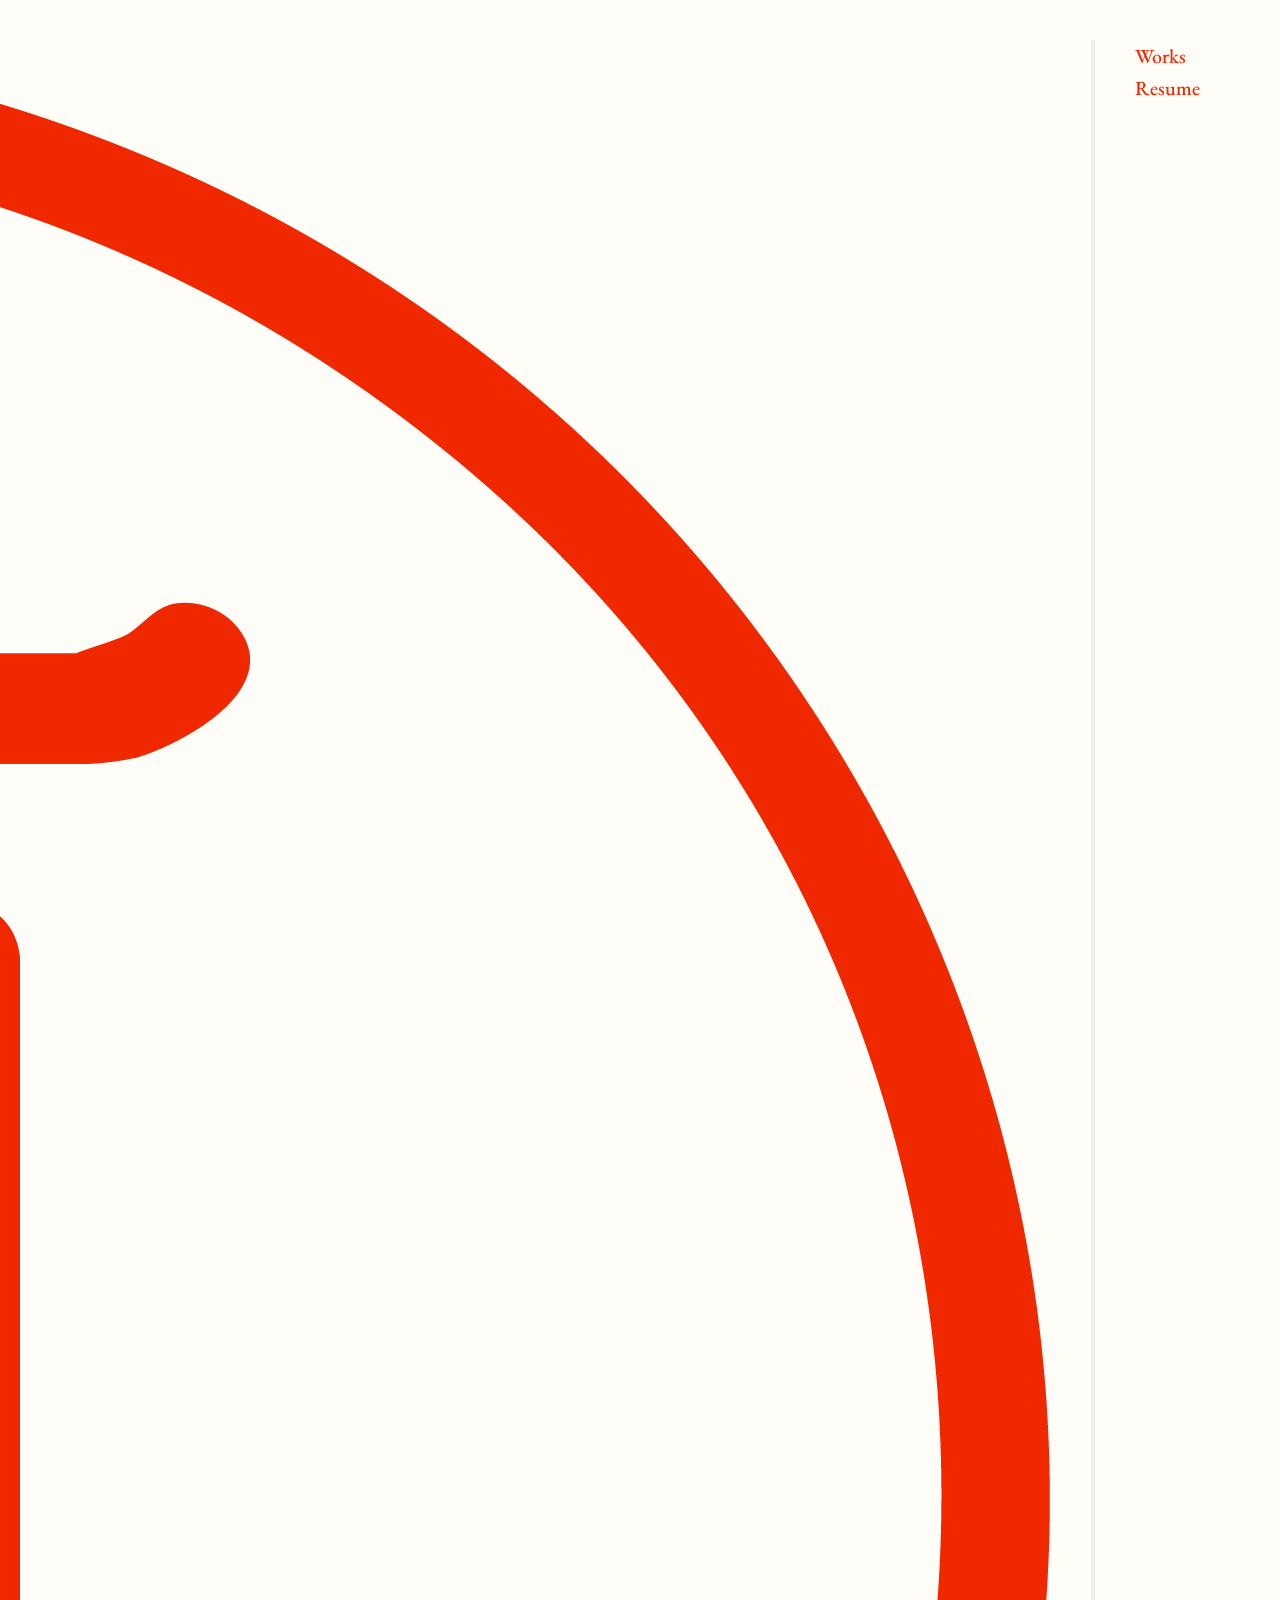
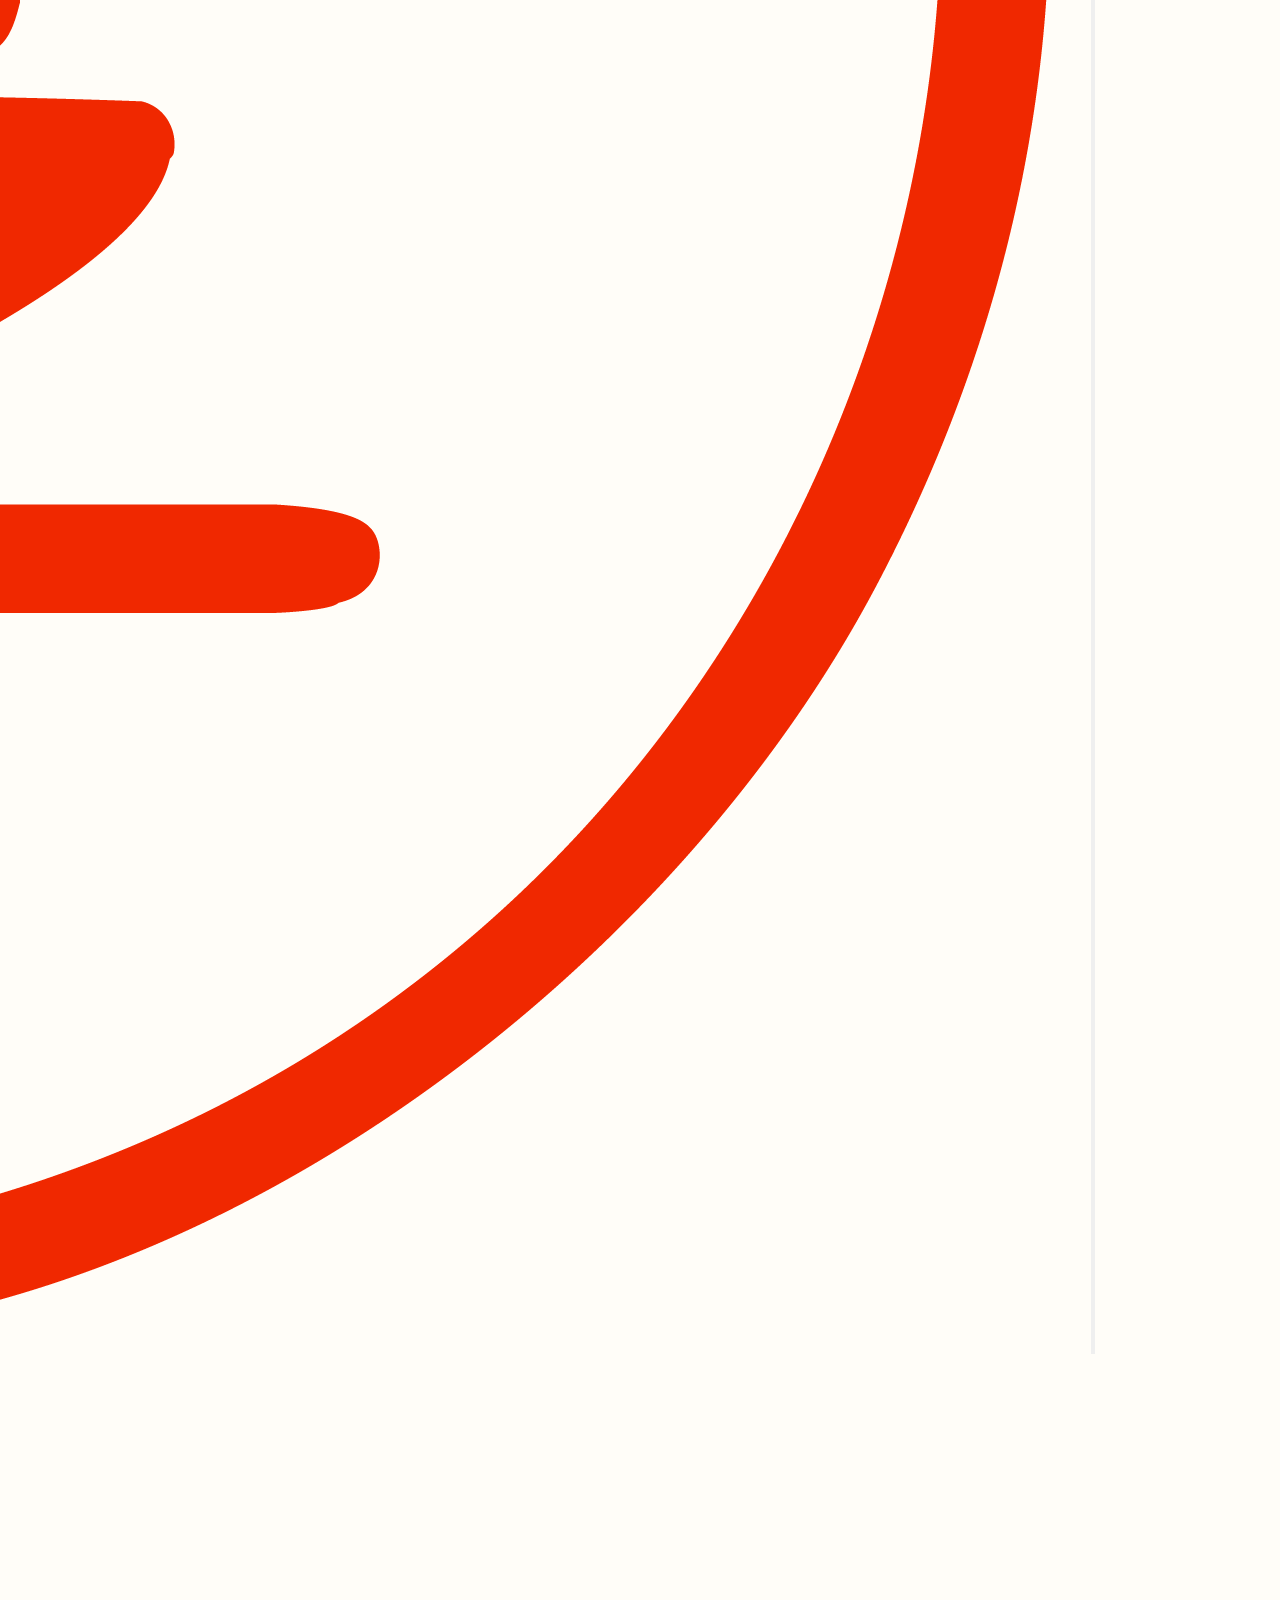
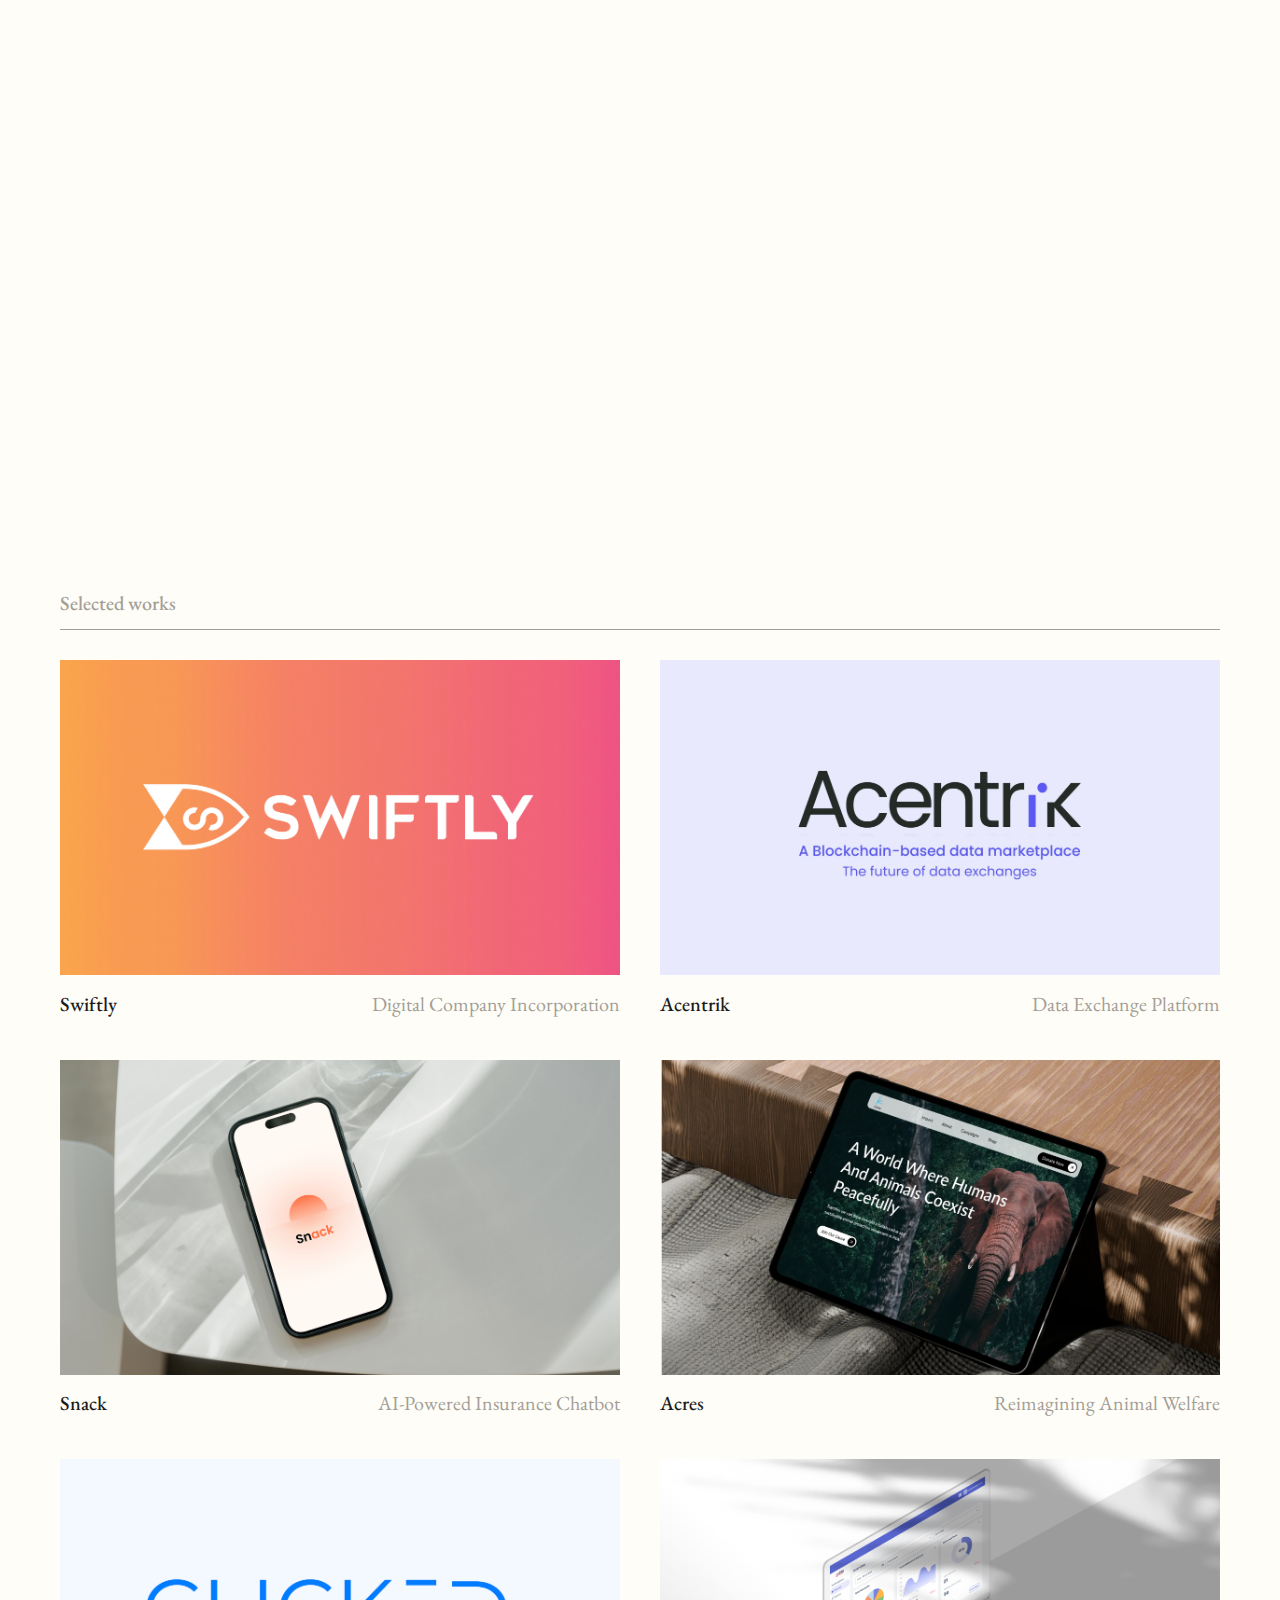
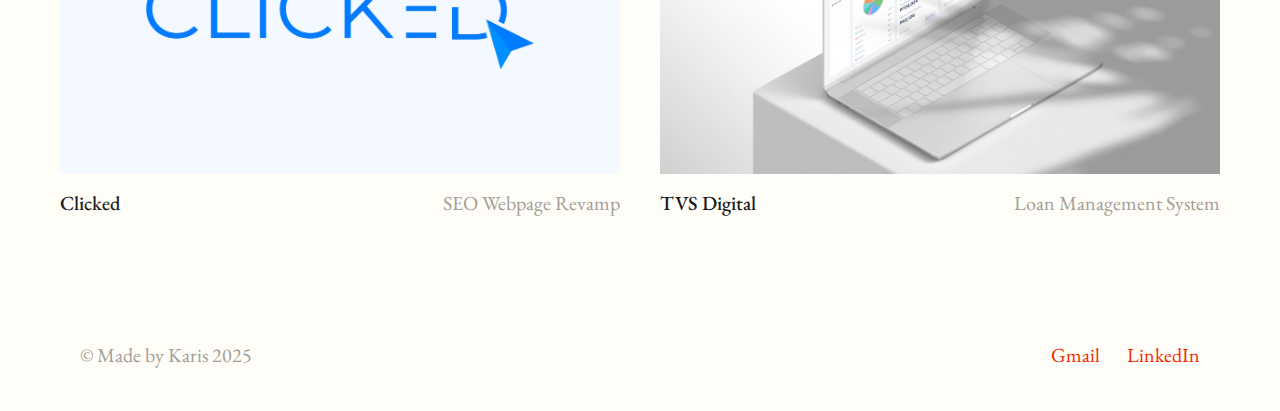
<file: index.html>
<!DOCTYPE html>
<html lang="en">
  <head>
    <meta charset="UTF-8" />
    <meta name="viewport" content="width=device-width, initial-scale=1.0" />
    <title>Karis Chong - Product, UI/UX Designer</title>
    <link rel="preconnect" href="https://fonts.googleapis.com" />
    <link rel="preconnect" href="https://fonts.gstatic.com" crossorigin />
    <link
      href="https://fonts.googleapis.com/css2?family=Lusitana:wght@400;700&display=swap"
      rel="stylesheet"
    />

    <link
      href="https://fonts.googleapis.com/css2?family=EB+Garamond:ital,wght@0,400;0,500;0,600;0,700;1,400;1,500&display=swap"
      rel="stylesheet"
    />
    <link rel="stylesheet" href="style.css" />
  </head>
  <body>
    <!-- Navigation -->
    <nav>
      <a href="index.html" class="logo">
        <img src="images/KarisLogo.webp" alt="Karis Chong Logo" />
      </a>
      <button class="hamburger" aria-label="Toggle menu">
        <span></span>
        <span></span>
        <span></span>
      </button>
      <div class="nav-links">
        <a href="#works">Works</a>
        <a
          href="https://drive.google.com/file/d/1pRRxtkkxBYGEnFJW0o-MJeQ4h6twAvy4/view?usp=sharing"
          target="_blank"
          rel="noopener noreferrer"
        >
          Resume
        </a>
      </div>
    </nav>

    <div class="container">
      <!-- Hero Section -->
      <section class="hero">
        <div class="hero-left">
          <h1 class="hero-intro">
            <span class="hero-title-line">KARIS</span>
            <span class="hero-title-line">PORTFOLIO</span>
          </h1>
          <p class="hero-subtitle">Collection of my design work.</p>
        </div>

        <div class="hero-right">
          <div class="envelope-container">
            <img
              class="envelope-fade"
              src="images/envelopeletter.webp"
              alt="Envelope with Chinese text and red wax seal"
            />
          </div>
        </div>
      </section>

      <!-- Selected Works -->
      <section id="works" class="selected-works">
        <h2>Selected works</h2>

        <div class="work-grid">
          <div class="work-card">
            <a href="swiftly.html" class="card-link">
              <img
                src="images/Swiftly Home Thumbnail.webp"
                alt="Swiftly project"
                class="work-card-image"
            /></a>
            <div class="work-card-info">
              <span class="work-card-title">Swiftly</span>
              <span class="work-card-category"
                >Digital Company Incorporation</span
              >
            </div>
          </div>

          <div class="work-card">
            <a href="acentrik.html" class="card-link">
              <img
                src="images/Acentrik Home Thumbnail.webp"
                alt="Swiftly project"
                class="work-card-image"
            /></a>
            <div class="work-card-info">
              <span class="work-card-title">Acentrik</span>
              <span class="work-card-category">Data Exchange Platform</span>
            </div>
          </div>

          <div class="work-card">
            <a href="snack.html" class="card-link">
              <img
                src="images/Snack Home Thumbnail.webp"
                alt="Snack project"
                class="work-card-image"
            /></a>
            <div class="work-card-info">
              <span class="work-card-title">Snack</span>
              <span class="work-card-category"
                >AI-Powered Insurance Chatbot</span
              >
            </div>
          </div>

          <div class="work-card">
            <a href="acres.html" class="card-link">
              <img
                src="images/Acres Home Thumbnail.webp"
                alt="Acres project"
                class="work-card-image"
            /></a>
            <div class="work-card-info">
              <span class="work-card-title">Acres</span>
              <span class="work-card-category">Reimagining Animal Welfare</span>
            </div>
          </div>

          <div class="work-card">
            <a href="clicked.html" class="card-link">
              <img
                src="images/Clicked home thumbnail.webp"
                alt="Clicked project"
                class="work-card-image"
            /></a>
            <div class="work-card-info">
              <span class="work-card-title">Clicked</span>
              <span class="work-card-category">SEO Webpage Revamp</span>
            </div>
          </div>

          <div class="work-card">
            <a href="tvs.html" class="card-link">
              <img
                src="images/TVS Home Thumbnail.webp"
                alt="Acres project"
                class="work-card-image"
            /></a>
            <div class="work-card-info">
              <span class="work-card-title">TVS Digital</span>
              <span class="work-card-category">Loan Management System</span>
            </div>
          </div>
        </div>
      </section>
    </div>
    <footer class="footer">
      <p>© Made by Karis 2025</p>
      <div class="footer-links">
        <a href="mailto:yinzichong@gmail.com">Gmail</a>
        <a
          href="https://linkedin.com/in/karischong"
          target="_blank"
          rel="noopener noreferrer"
          >LinkedIn</a
        >
      </div>
    </footer>

    <script>
      document.addEventListener("DOMContentLoaded", () => {
        const wrapper = document.querySelector(".envelope-wrapper");

        if (wrapper) {
          wrapper.addEventListener("click", () => {
            wrapper.classList.toggle("open");
          });
        }

        // Hamburger menu toggle
        const hamburger = document.querySelector(".hamburger");
        const navLinks = document.querySelector(".nav-links");

        hamburger.addEventListener("click", () => {
          hamburger.classList.toggle("active");
          navLinks.classList.toggle("active");
        });

        // Close menu when clicking a link
        document.querySelectorAll(".nav-links a").forEach((link) => {
          link.addEventListener("click", () => {
            hamburger.classList.remove("active");
            navLinks.classList.remove("active");
          });
        });
      });
    </script>
  </body>
</html>
</file>
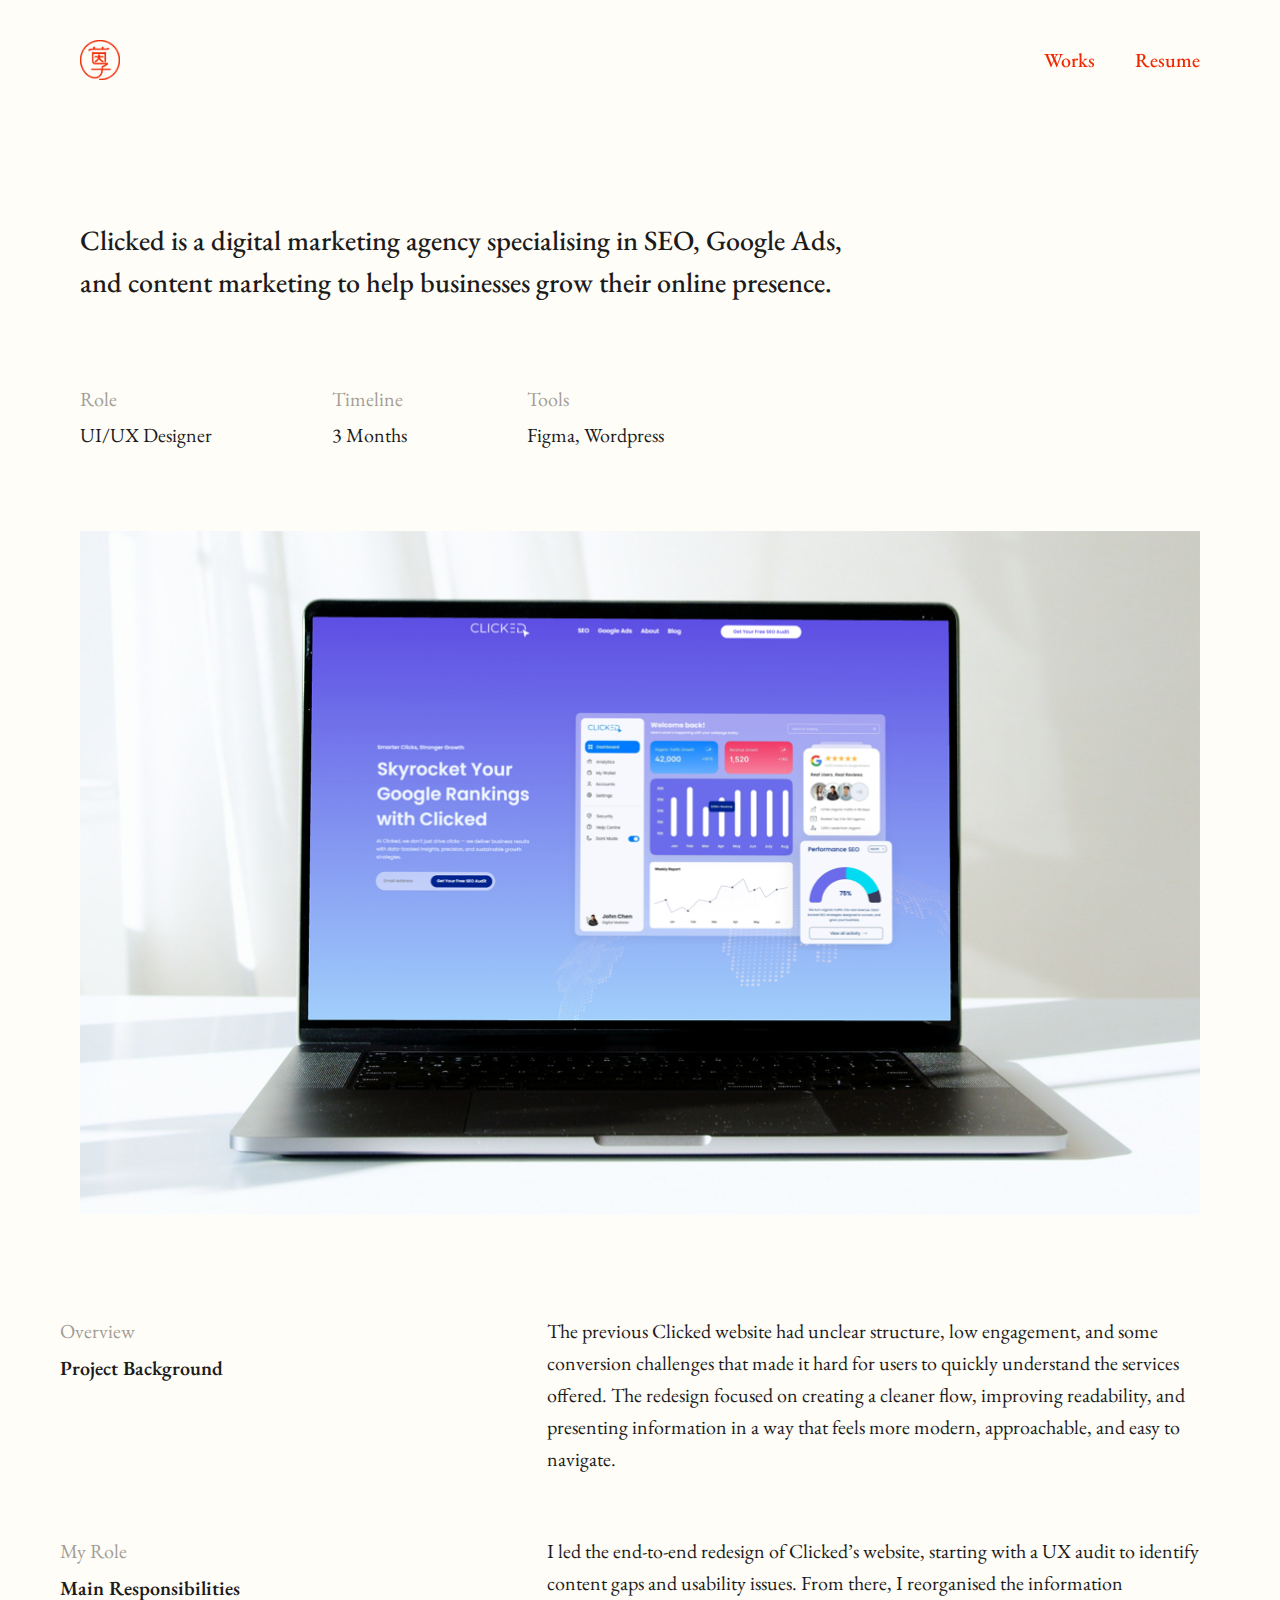
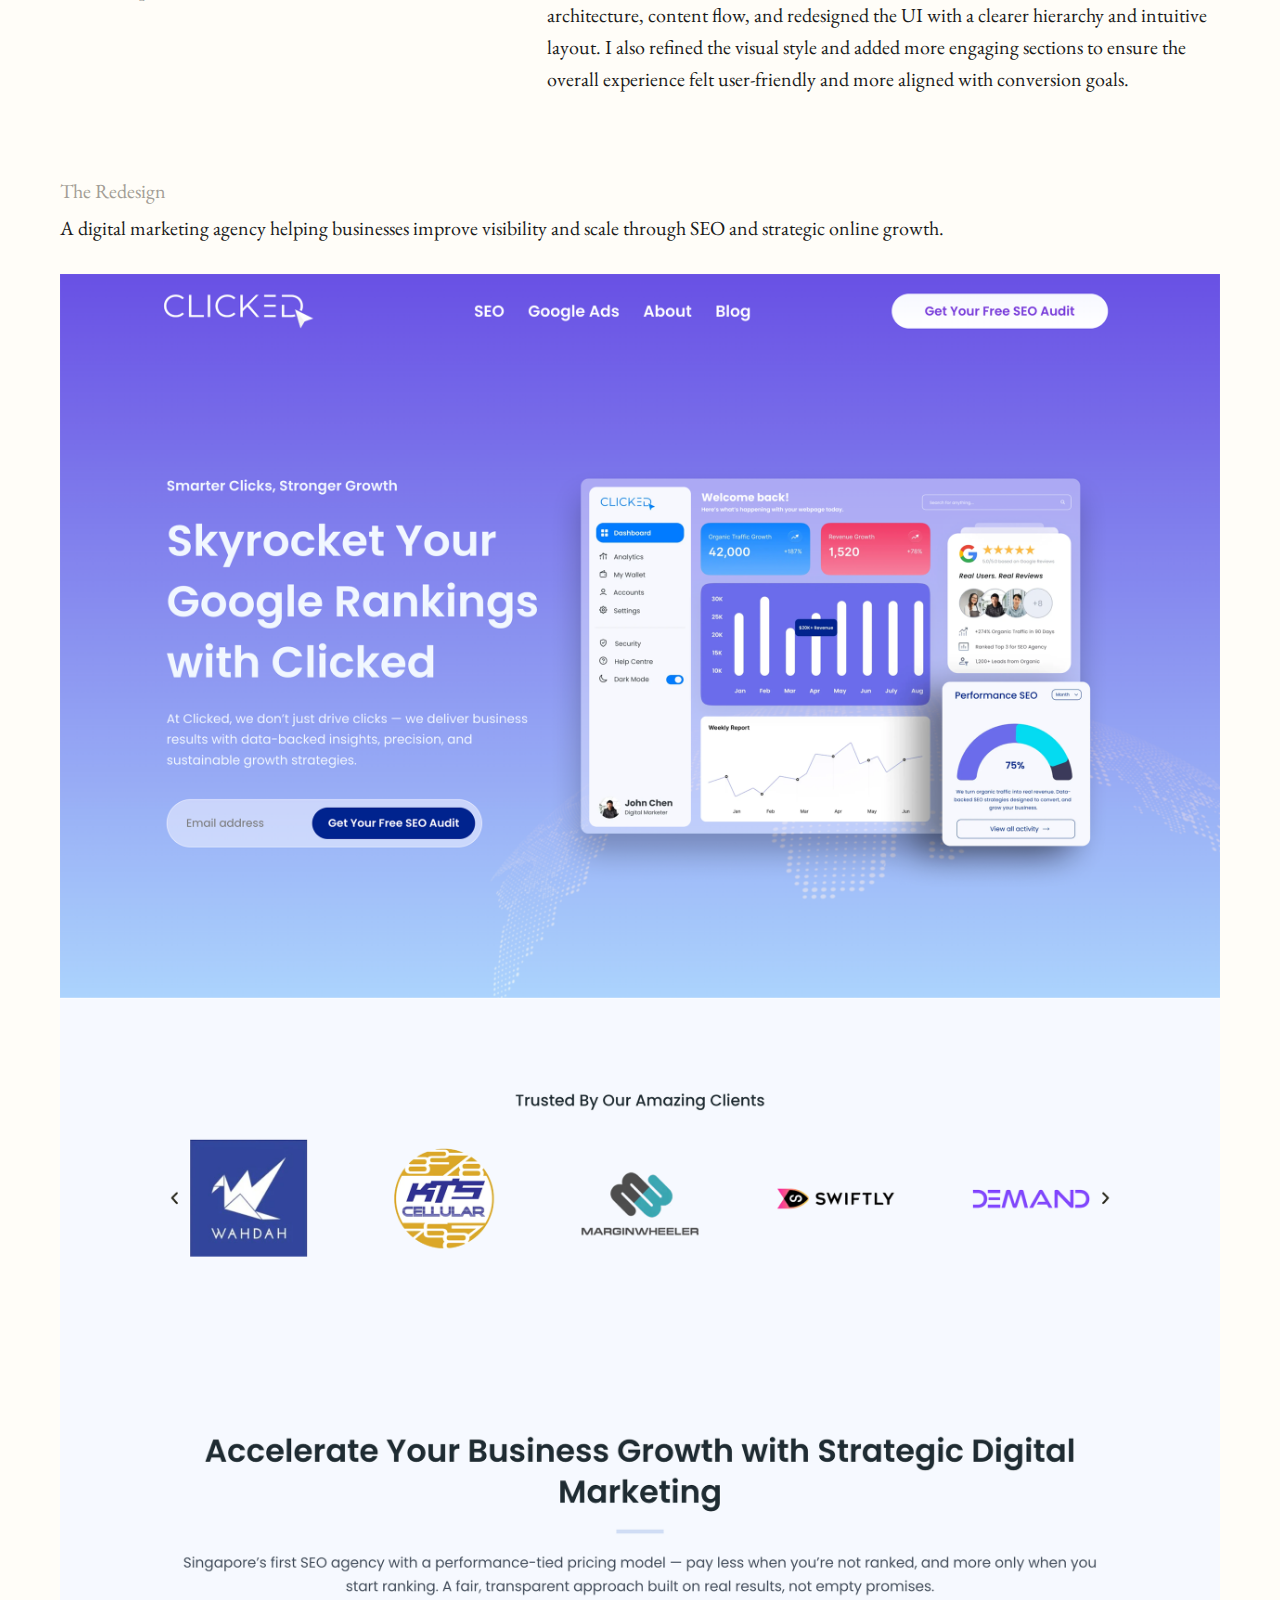
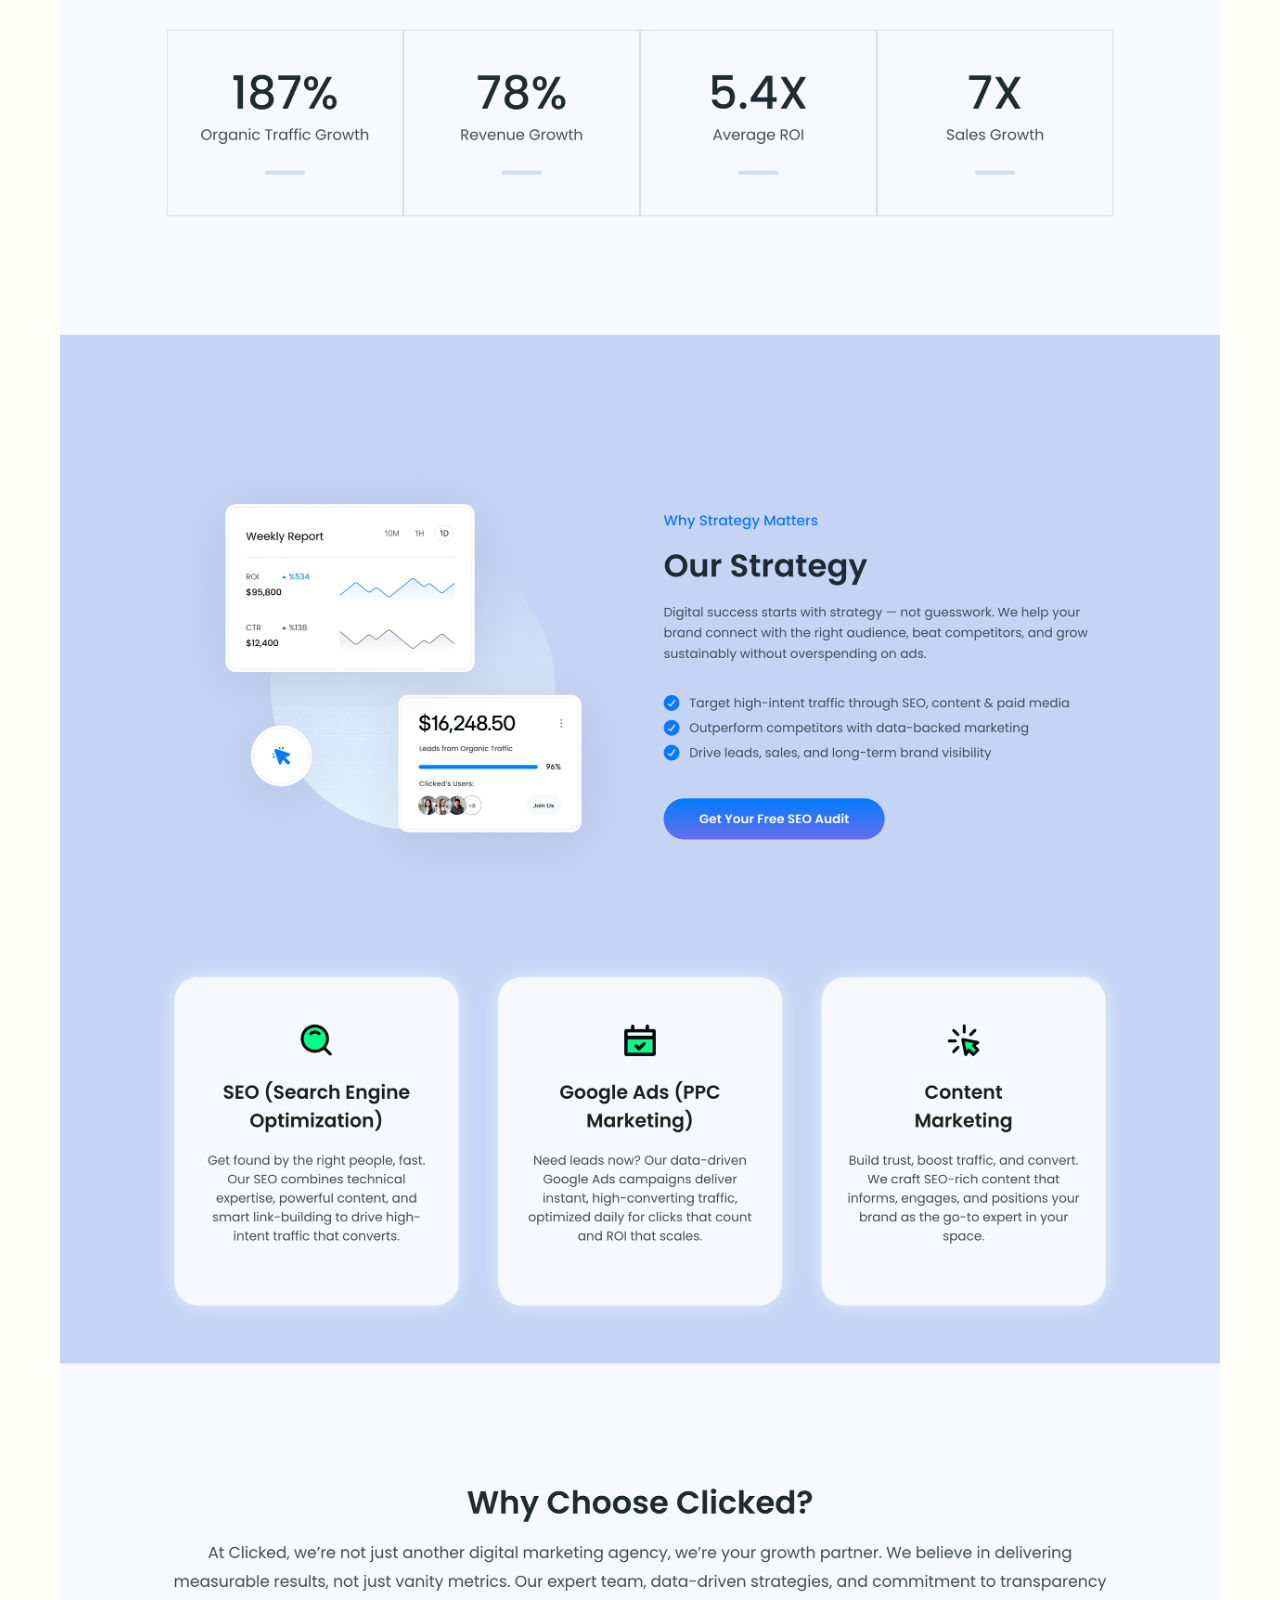
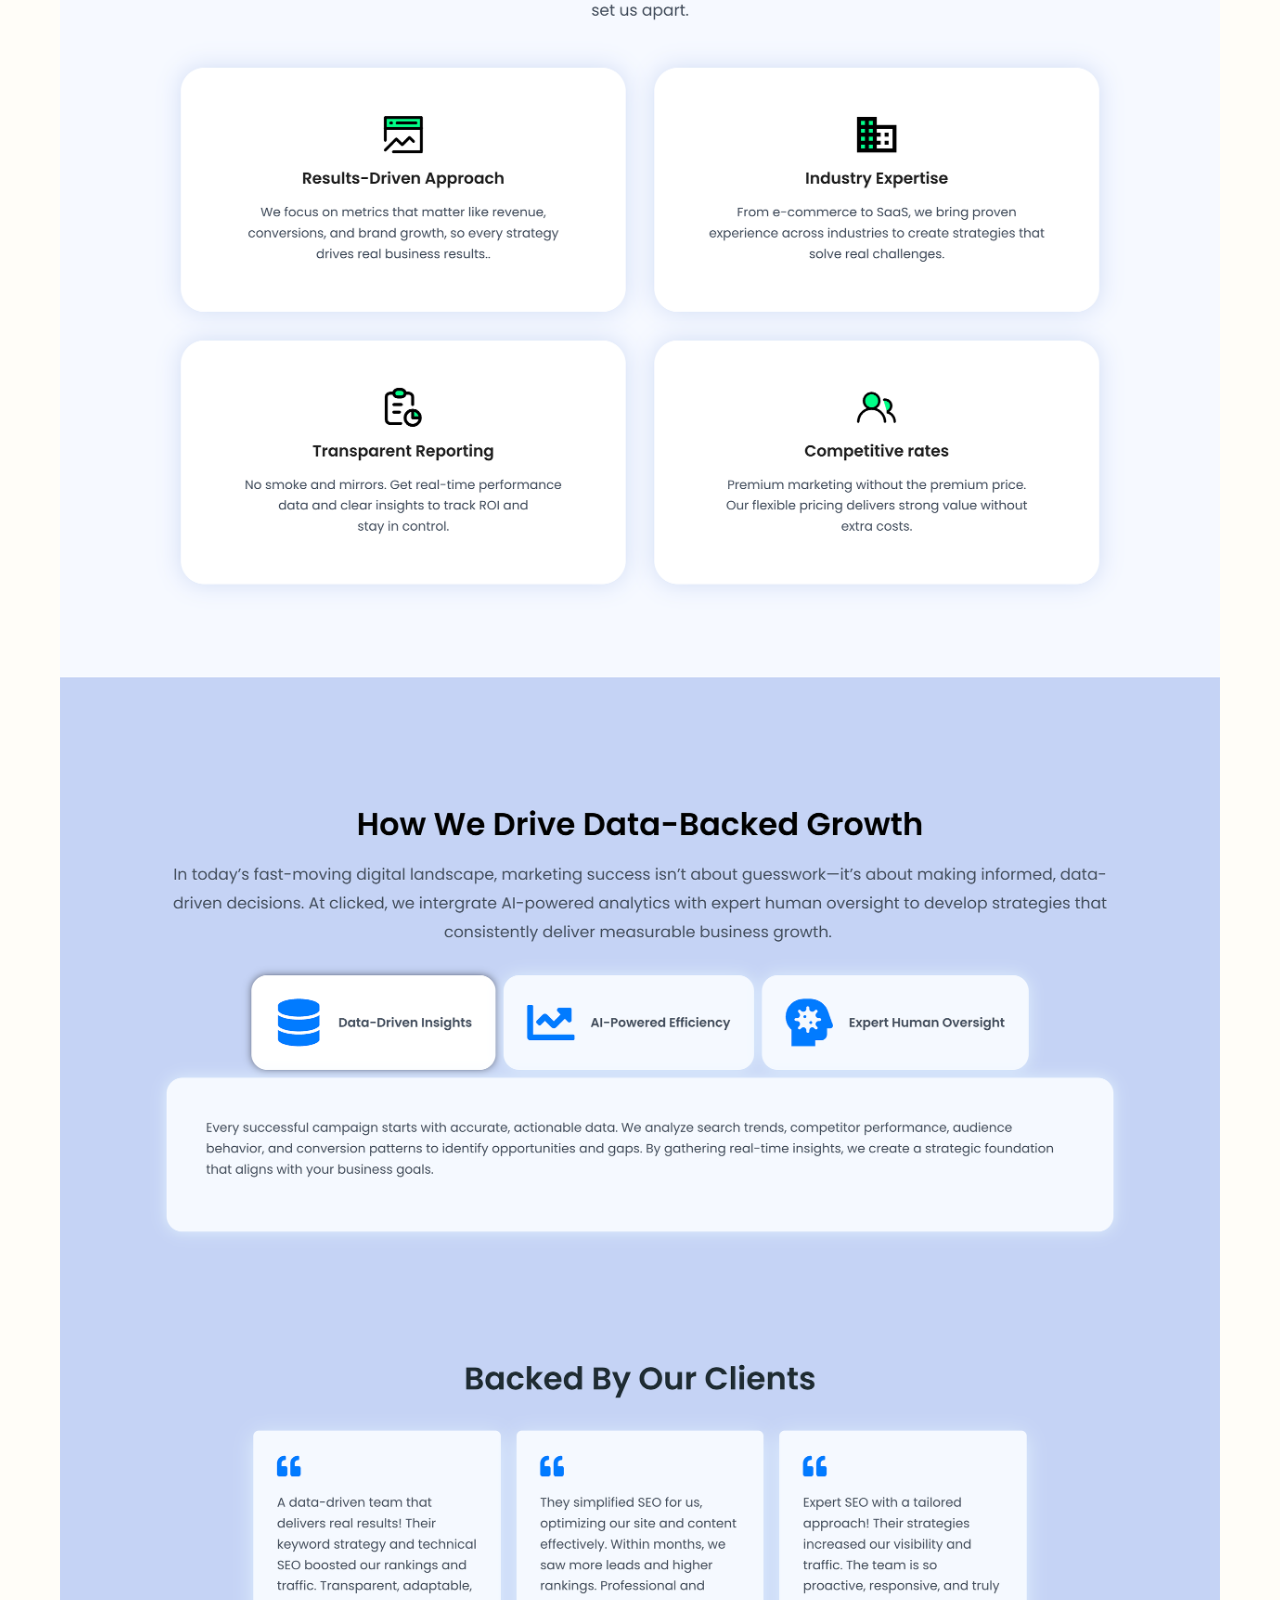
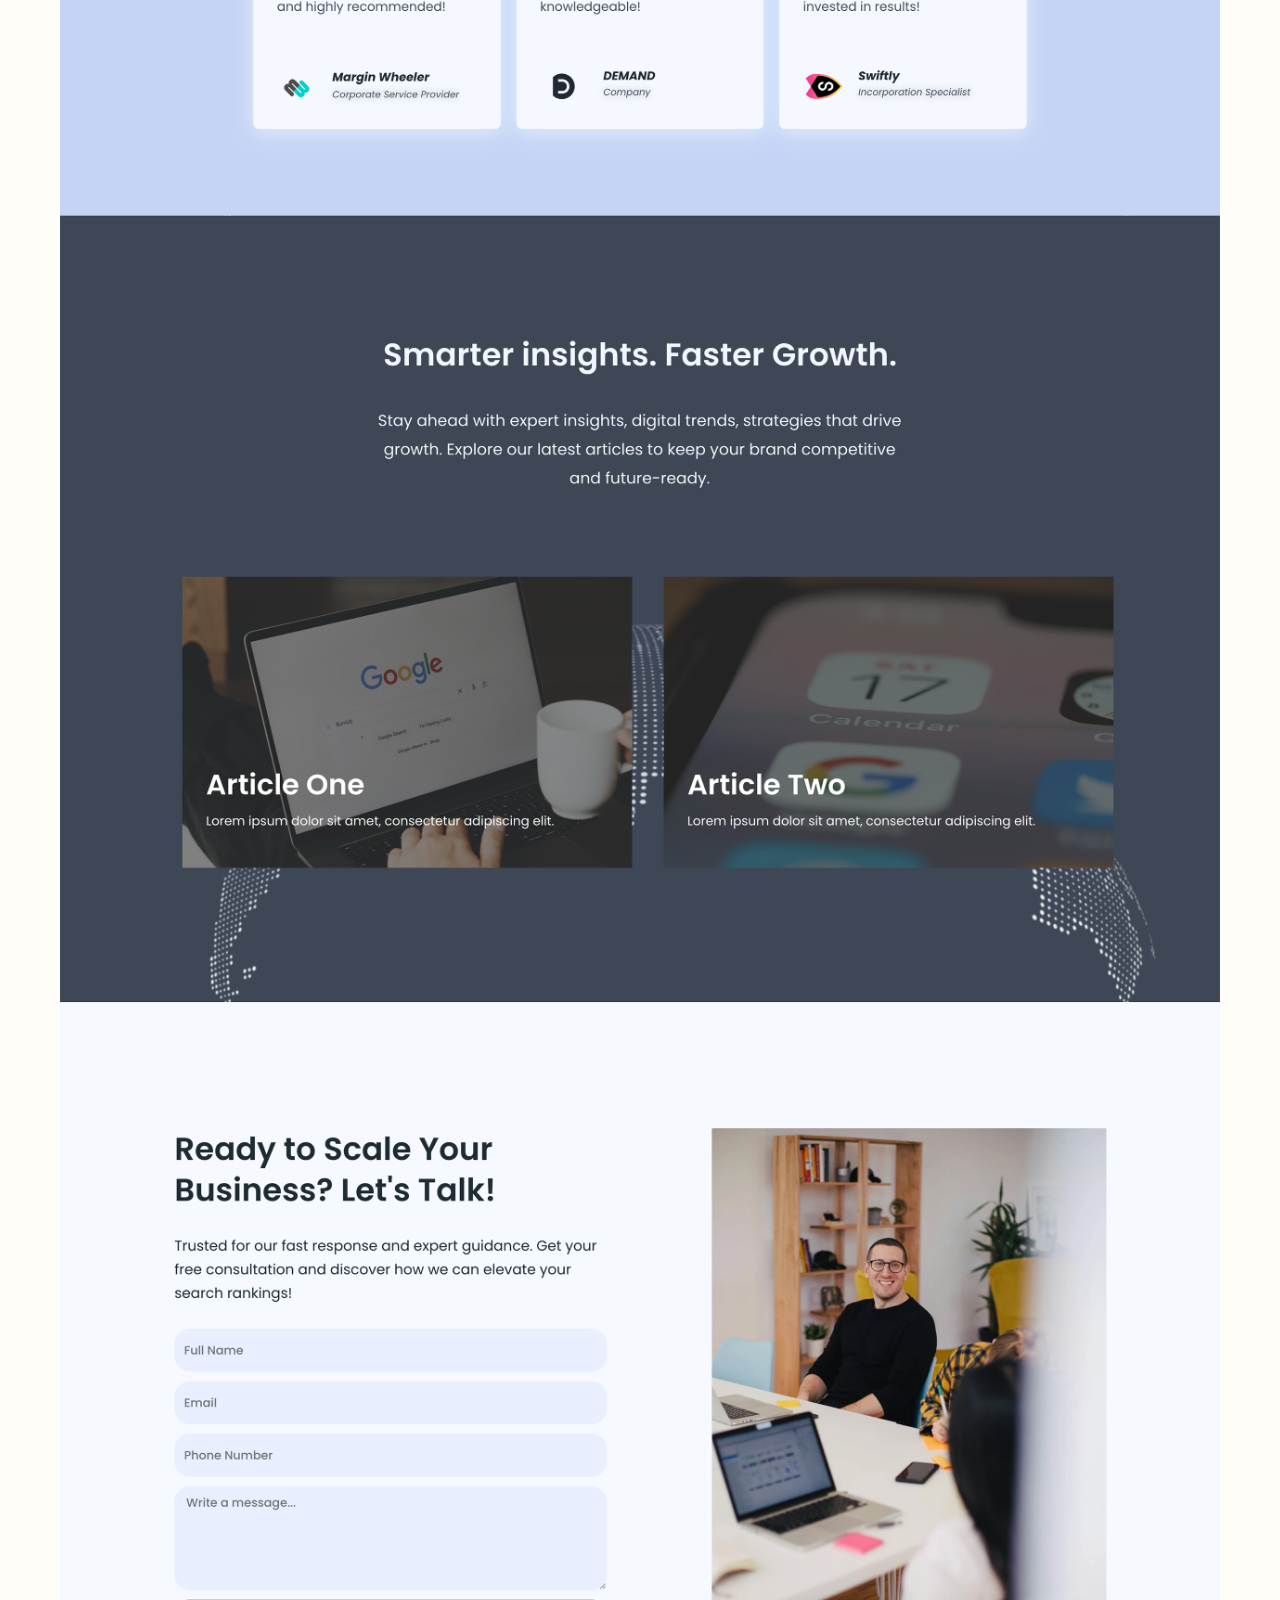
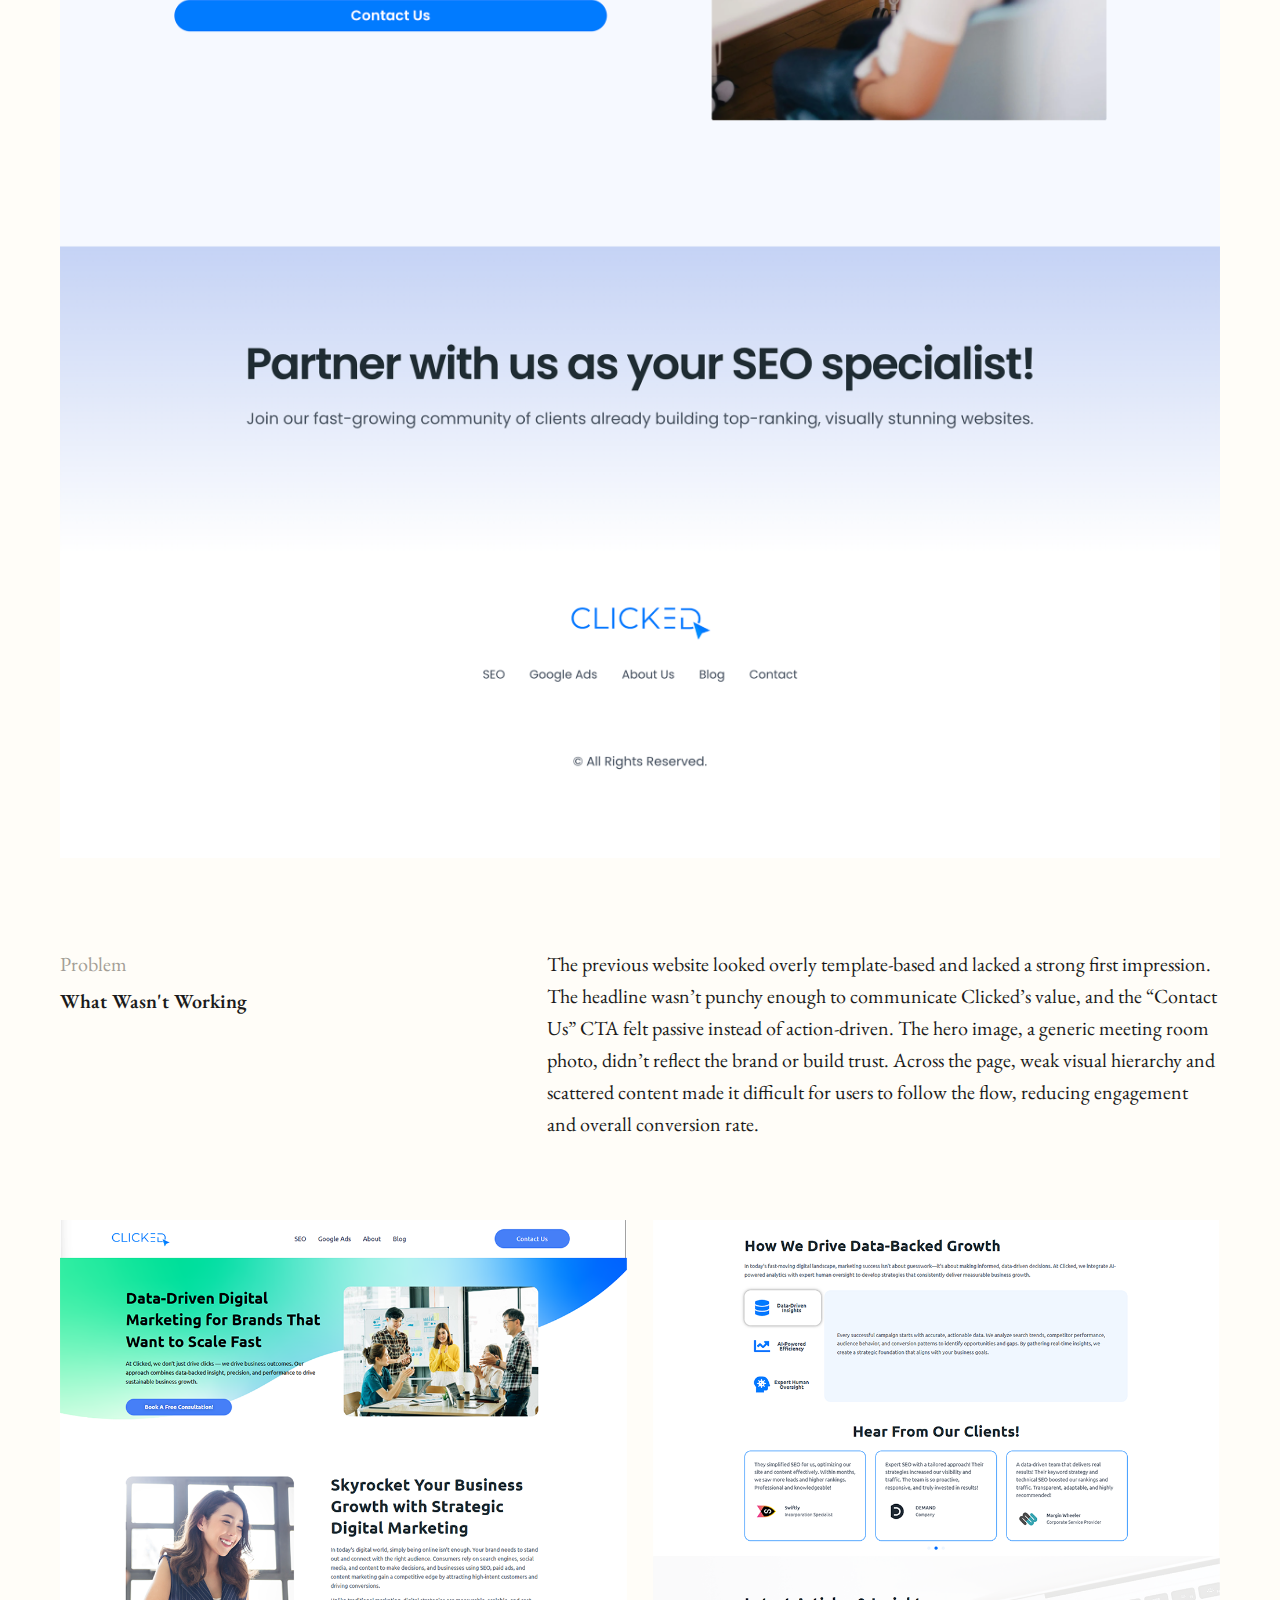
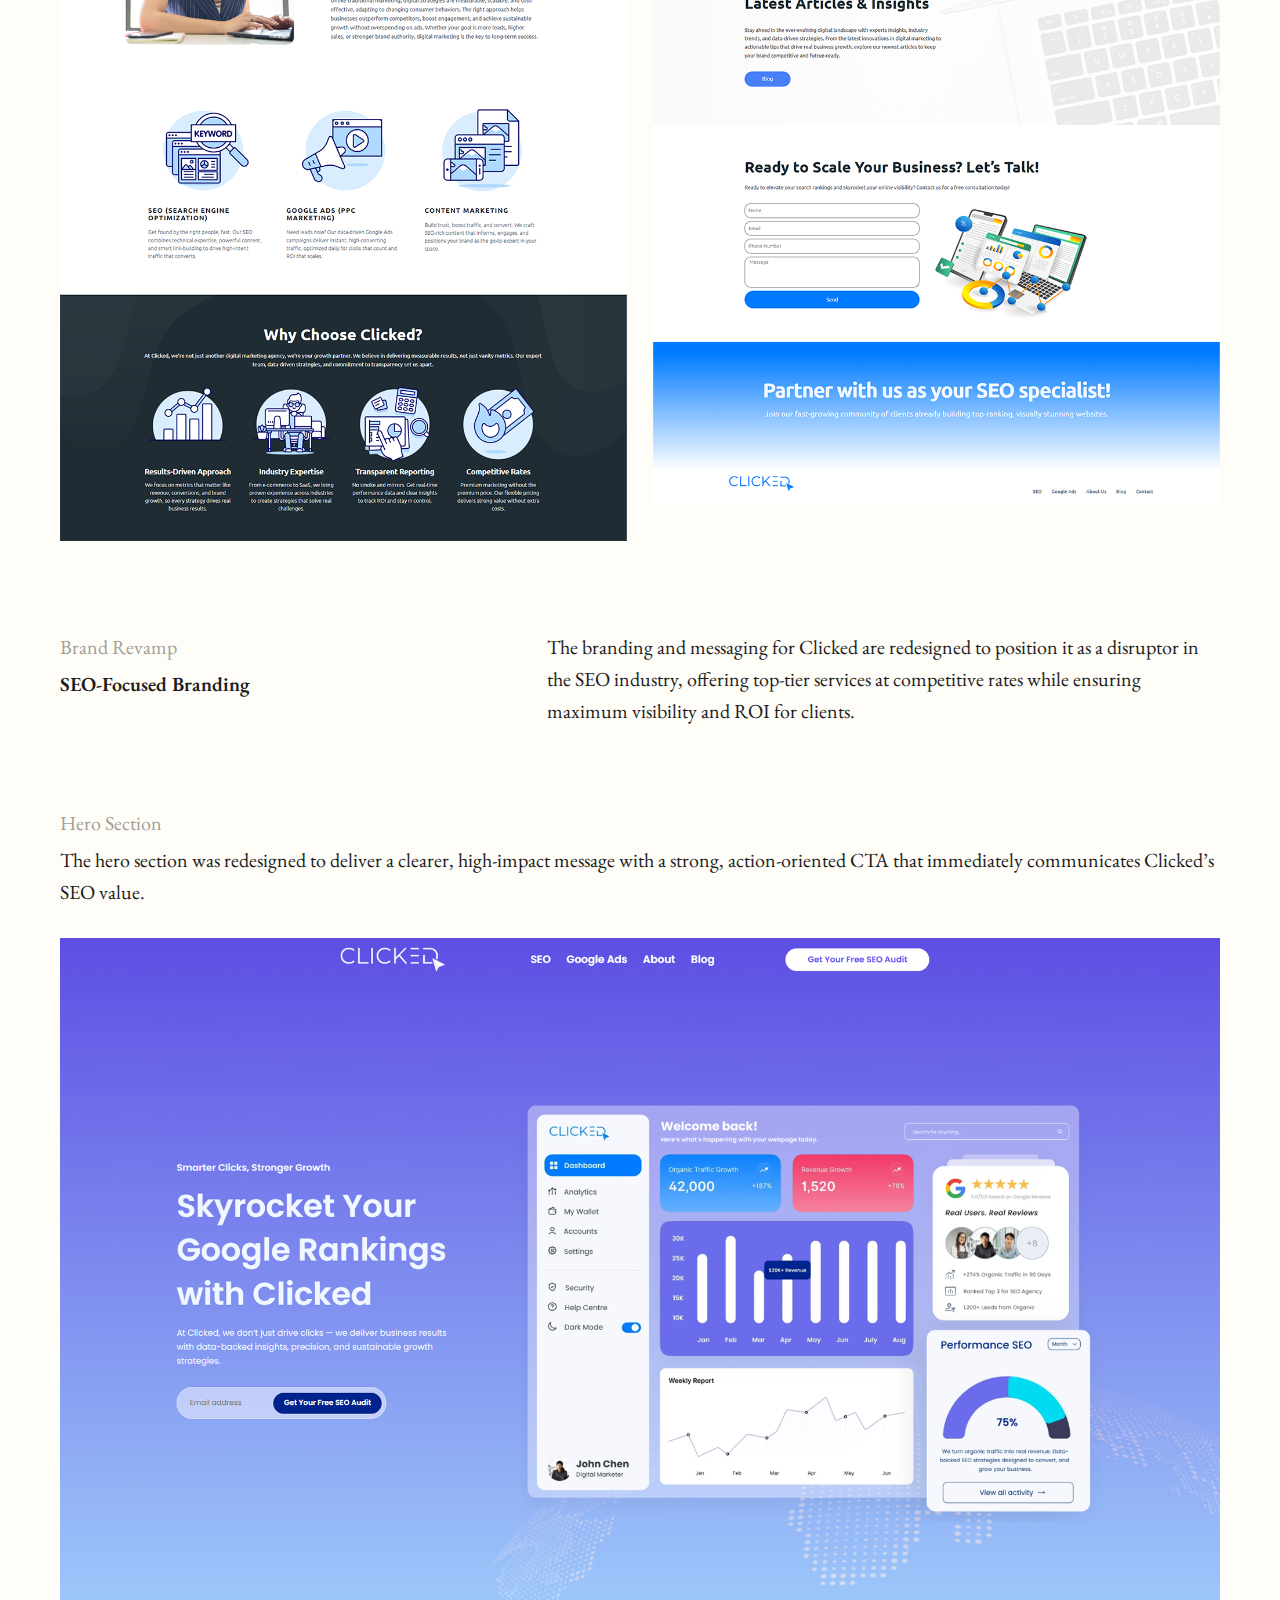
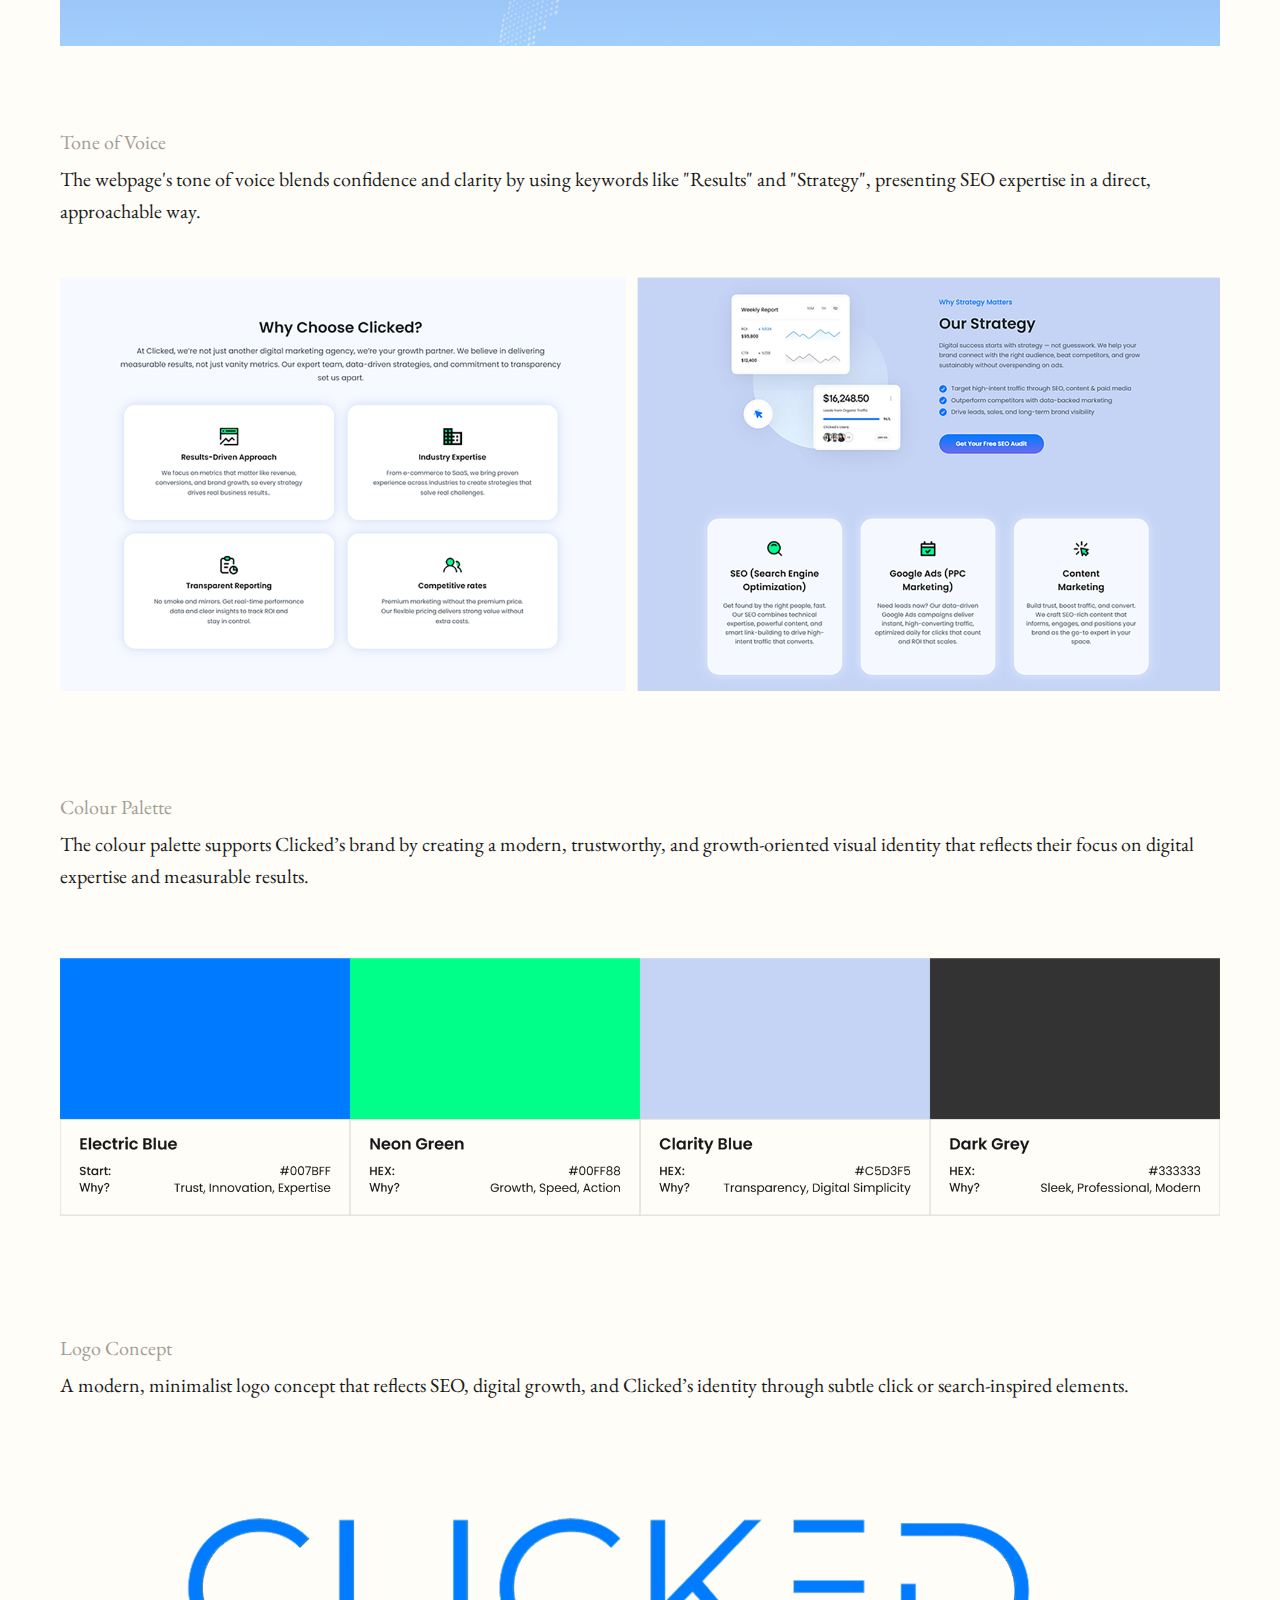
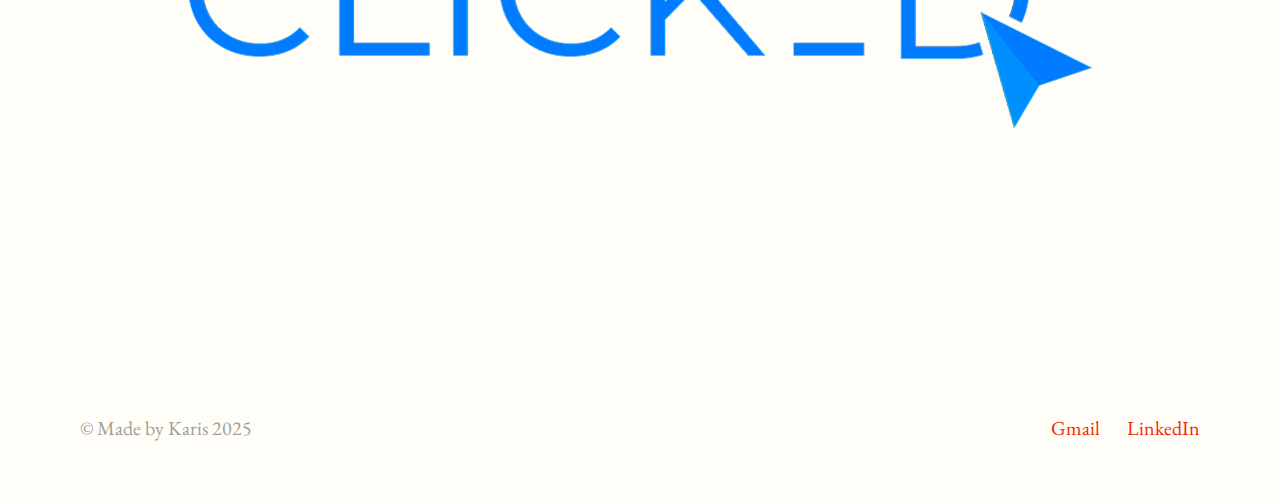
<file: clicked.html>
<!DOCTYPE html>
<html lang="en">
  <head>
    <meta charset="UTF-8" />
    <meta name="viewport" content="width=device-width, initial-scale=1.0" />
    <title>Clicked Project</title>
    <link
      href="https://fonts.googleapis.com/css2?family=EB+Garamond:wght@400;500;600&display=swap"
      rel="stylesheet"
    />

    <link rel="stylesheet" href="project.css" />
  </head>

  <body>
    <!-- Navigation -->
    <nav>
      <a href="index.html" class="logo">
        <img src="images/KarisLogo.webp" alt="Karis Chong Logo" />
      </a>
      <button class="hamburger" aria-label="Toggle menu">
        <span></span>
        <span></span>
        <span></span>
      </button>
      <div class="nav-links">
        <a href="index.html#works">Works</a>
        <a
          href="https://drive.google.com/file/d/1pRRxtkkxBYGEnFJW0o-MJeQ4h6twAvy4/view?usp=sharing"
          target="_blank"
          rel="noopener noreferrer"
        >
          Resume
        </a>
      </div>
    </nav>

    <main>
      <!-- Hero Section -->
      <section class="hero-container">
        <h1 class="project-title">
          Clicked is a digital marketing agency specialising in SEO, Google Ads,
          and content marketing to help businesses grow their online presence.
        </h1>

        <ul class="overline">
          <li class="overline-item">
            <span class="overline-label">Role</span>
            <span class="overline-desc">UI/UX Designer</span>
          </li>
          <li class="overline-item">
            <span class="overline-label">Timeline</span>
            <span class="overline-desc">3 Months</span>
          </li>
          <li class="overline-item">
            <span class="overline-label">Tools</span>
            <span class="overline-desc">Figma, Wordpress</span>
          </li>
        </ul>

        <div class="hero-image">
          <img src="images/Clicked Thumbnail.webp" alt="Clicked Project Hero" />
        </div>
      </section>

      <!-- Body Content -->
      <div class="container">
        <div class="info-split">
          <div class="info-row">
            <div>
              <span class="info-overline">Overview</span>
              <h3 class="info-title">Project Background</h3>
            </div>
            <div>
              <p class="info-body">
                The previous Clicked website had unclear structure, low
                engagement, and some conversion challenges that made it hard for
                users to quickly understand the services offered. The redesign
                focused on creating a cleaner flow, improving readability, and
                presenting information in a way that feels more modern,
                approachable, and easy to navigate.
              </p>
            </div>
          </div>

          <div class="info-row">
            <div>
              <span class="info-overline">My Role</span>
              <h3 class="info-title">Main Responsibilities</h3>
            </div>
            <div>
              <p class="info-body">
                I led the end-to-end redesign of Clicked’s website, starting
                with a UX audit to identify content gaps and usability issues.
                From there, I reorganised the information architecture, content
                flow, and redesigned the UI with a clearer hierarchy and
                intuitive layout. I also refined the visual style and added more
                engaging sections to ensure the overall experience felt
                user-friendly and more aligned with conversion goals.
              </p>
            </div>
          </div>

          <div class="info-media-section">
            <div class="info-media-head">
              <span class="info-overline">The Redesign</span>
              <p class="info-desc">
                A digital marketing agency helping businesses improve visibility
                and scale through SEO and strategic online growth.
              </p>
            </div>

            <div class="info-media-figure">
              <img
                loading="lazy"
                src="images/Clicked Full Page.webp"
                alt="Clicked"
                class="clicked-image"
              />
            </div>
          </div>

          <!-- Problem -->
          <div class="info-row info-row-spaced">
            <div>
              <span class="info-overline">Problem</span>
              <h3 class="info-title">What Wasn't Working</h3>
            </div>

            <div>
              <p class="info-body">
                The previous website looked overly template-based and lacked a
                strong first impression. The headline wasn’t punchy enough to
                communicate Clicked’s value, and the “Contact Us” CTA felt
                passive instead of action-driven. The hero image, a generic
                meeting room photo, didn’t reflect the brand or build trust.
                Across the page, weak visual hierarchy and scattered content
                made it difficult for users to follow the flow, reducing
                engagement and overall conversion rate.
              </p>
            </div>
          </div>

          <img
            loading="lazy"
            src="images/Clicked Before.webp"
            alt="Clicked Current Webpage"
            class="info-full-width"
          />

          <!-- Brand Revamp -->
          <div class="info-row info-row-spaced">
            <div>
              <span class="info-overline">Brand Revamp</span>
              <h3 class="info-title">SEO-Focused Branding</h3>
            </div>

            <div>
              <p class="info-body">
                The branding and messaging for Clicked are redesigned to
                position it as a disruptor in the SEO industry, offering
                top-tier services at competitive rates while ensuring maximum
                visibility and ROI for clients.
              </p>
            </div>
          </div>

          <!-- Hero Section -->
          <div class="info-media-section">
            <div class="info-media-head">
              <span class="info-overline">Hero Section</span>
              <p class="info-desc">
                The hero section was redesigned to deliver a clearer,
                high-impact message with a strong, action-oriented CTA that
                immediately communicates Clicked’s SEO value.
              </p>
            </div>

            <div class="info-media-figure">
              <img
                loading="lazy"
                src="images/Clicked Hero Section.webp"
                alt="Clicked Hero Section"
                class="clicked-image"
              />
            </div>
          </div>

          <!-- Tone of Voice -->
          <div class="info-media-section">
            <div class="info-media-head">
              <span class="info-overline">Tone of Voice</span>
              <p class="info-desc">
                The webpage's tone of voice blends confidence and clarity by
                using keywords like "Results" and "Strategy", presenting SEO
                expertise in a direct, approachable way.
              </p>
            </div>

            <div class="info-media-figure">
              <img
                loading="lazy"
                src="images/Clicked Tone of Voice.webp"
                alt="Clicked Tone of Voice"
                class="clicked-image"
              />
            </div>
          </div>

          <!-- Colour Palette -->
          <div class="info-media-section">
            <div class="info-media-head">
              <span class="info-overline">Colour Palette</span>
              <p class="info-desc">
                The colour palette supports Clicked’s brand by creating a
                modern, trustworthy, and growth-oriented visual identity that
                reflects their focus on digital expertise and measurable
                results.
              </p>
            </div>

            <div class="info-media-figure">
              <img
                loading="lazy"
                src="images/Clicked Colour Palette.webp"
                alt="Clicked Colour Palette"
                class="clicked-image"
              />
            </div>
          </div>

          <!-- Logo -->
          <div class="info-media-section">
            <div class="info-media-head">
              <span class="info-overline">Logo Concept</span>
              <p class="info-desc">
                A modern, minimalist logo concept that reflects SEO, digital
                growth, and Clicked’s identity through subtle click or
                search-inspired elements.
              </p>
            </div>

            <div class="info-media-figure">
              <img
                loading="lazy"
                src="images/Clicked Logo.webp"
                alt="Clicked Logo"
                class="clicked-image"
              />
            </div>
          </div>
        </div>
      </div>
    </main>

    <!-- Footer -->
    <footer class="footer">
      <p>© Made by Karis 2025</p>
      <div class="footer-links">
        <a href="mailto:your-email">Gmail</a>
        <a href="https://linkedin.com">LinkedIn</a>
      </div>
    </footer>

    <script>
      document.addEventListener("DOMContentLoaded", () => {
        // Hamburger menu toggle
        const hamburger = document.querySelector(".hamburger");
        const navLinks = document.querySelector(".nav-links");

        hamburger.addEventListener("click", () => {
          hamburger.classList.toggle("active");
          navLinks.classList.toggle("active");
        });

        // Close menu when clicking a link
        document.querySelectorAll(".nav-links a").forEach((link) => {
          link.addEventListener("click", () => {
            hamburger.classList.remove("active");
            navLinks.classList.remove("active");
          });
        });
      });
    </script>
  </body>
</html>
</file>
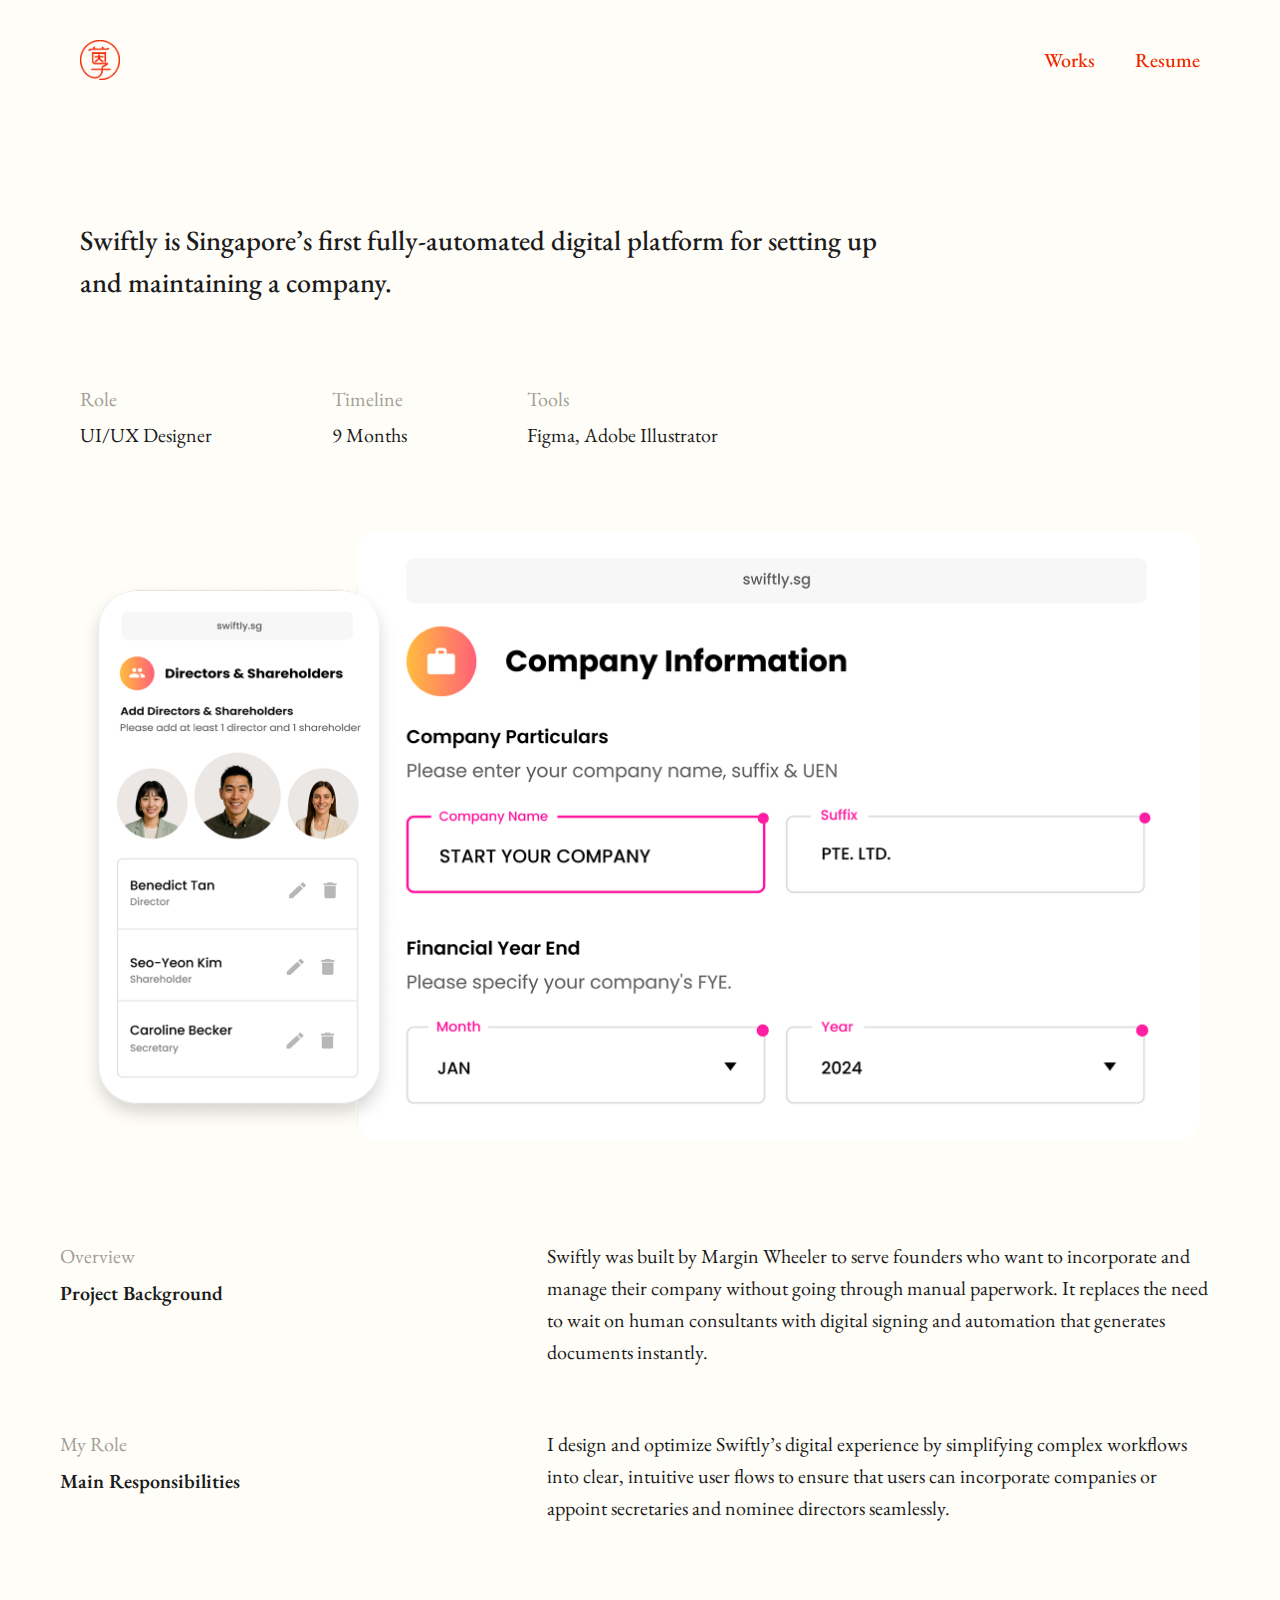
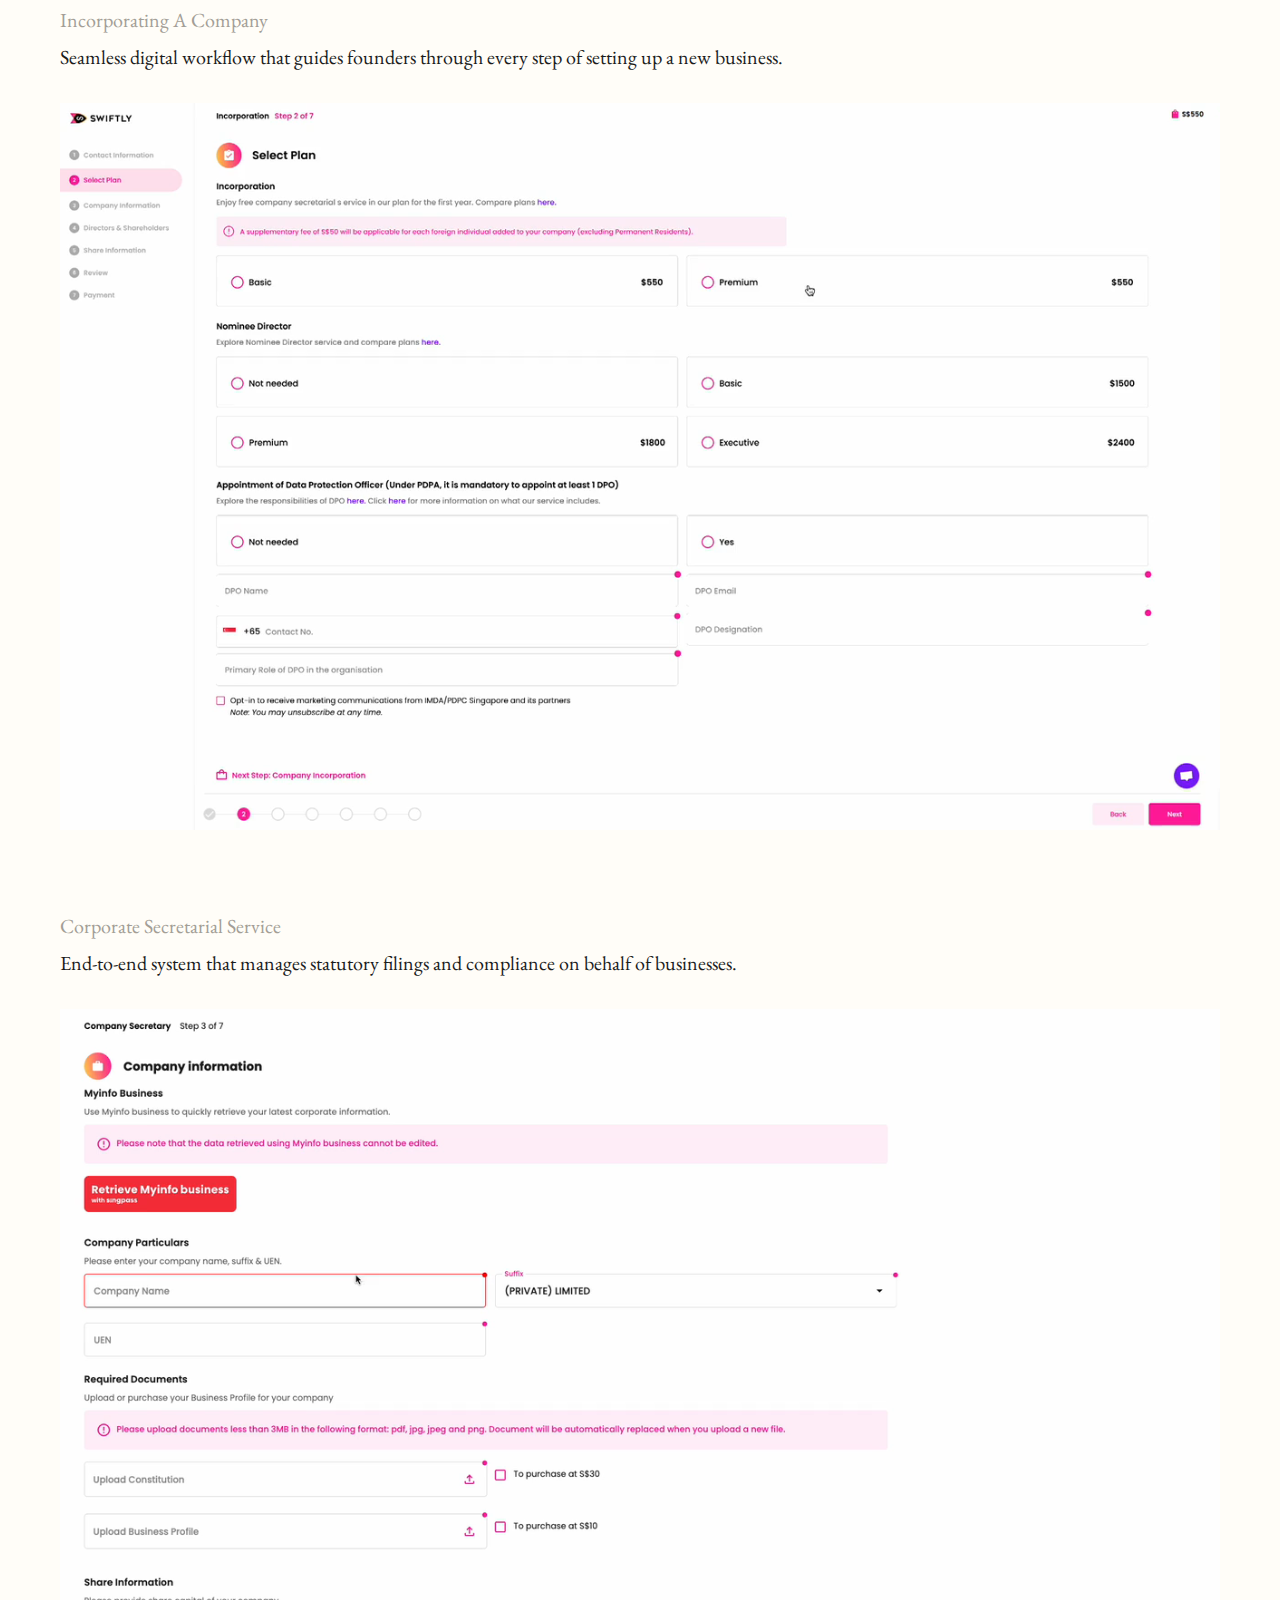
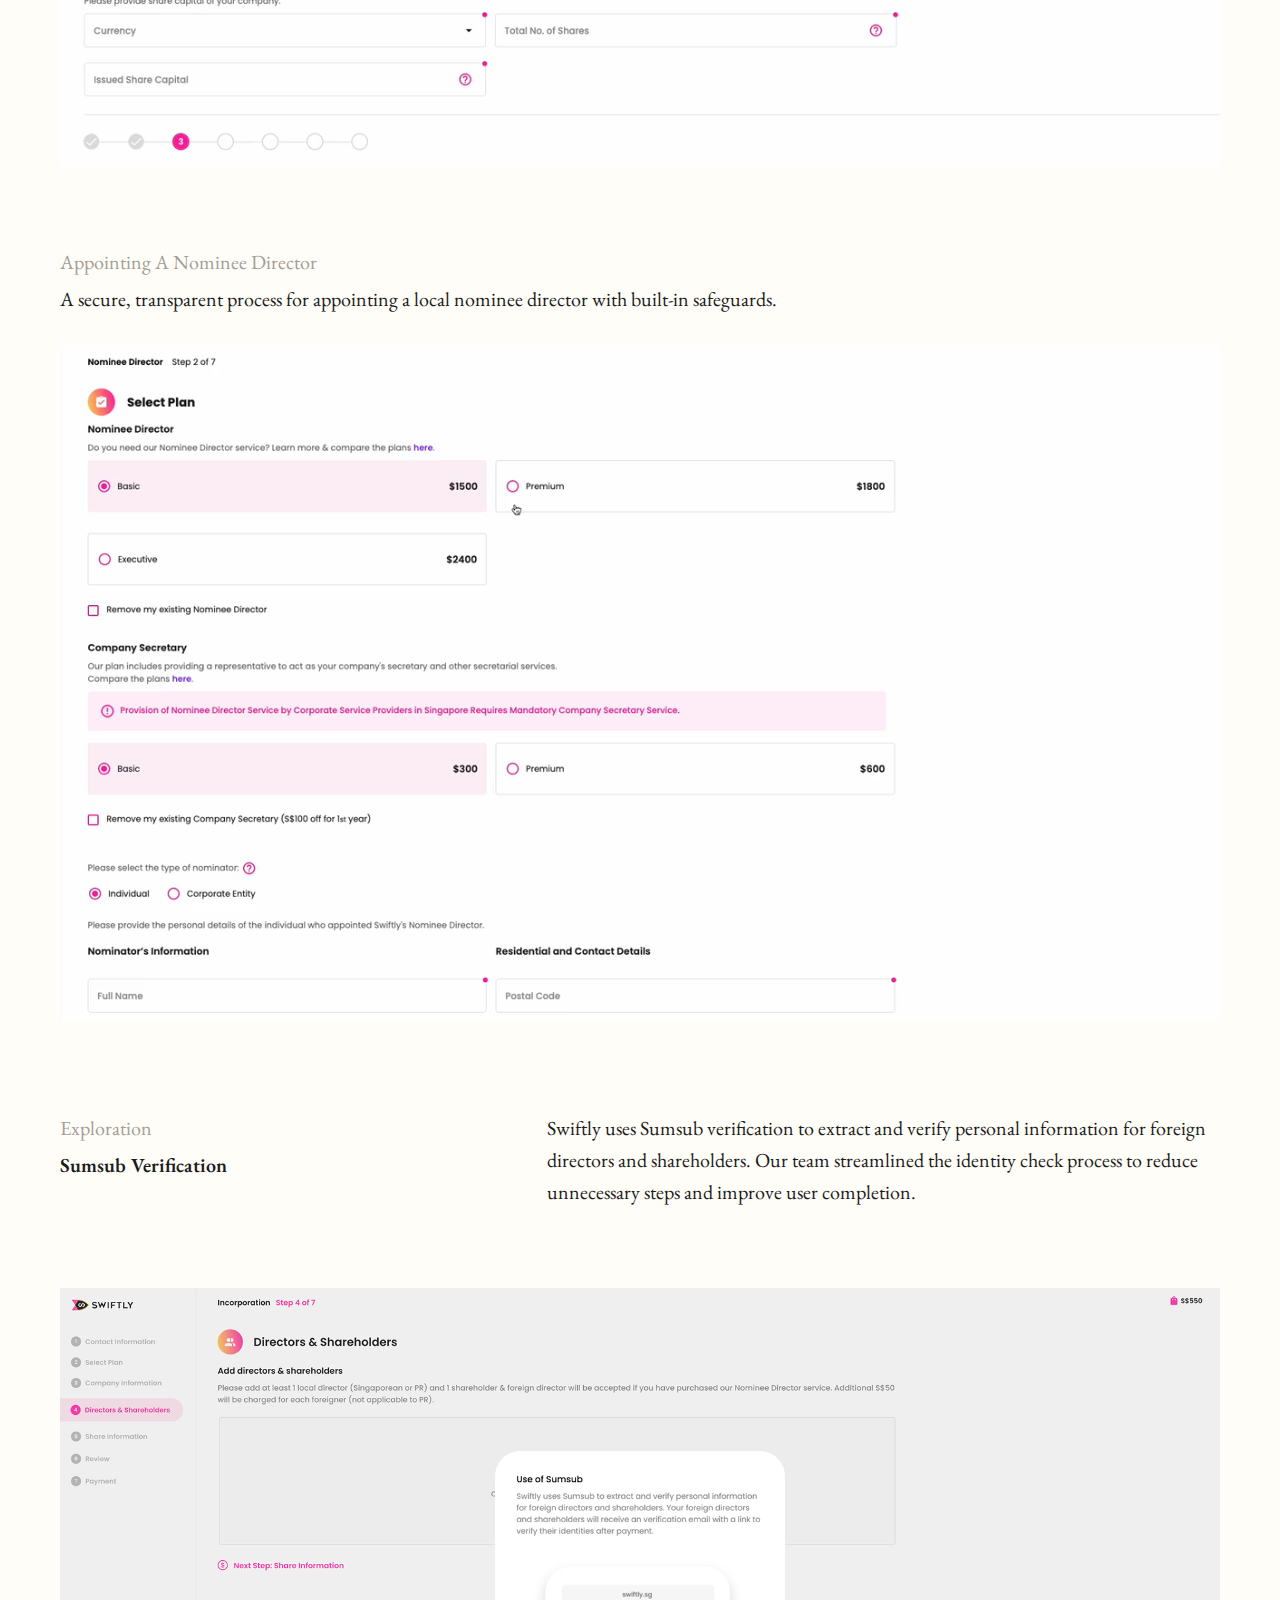
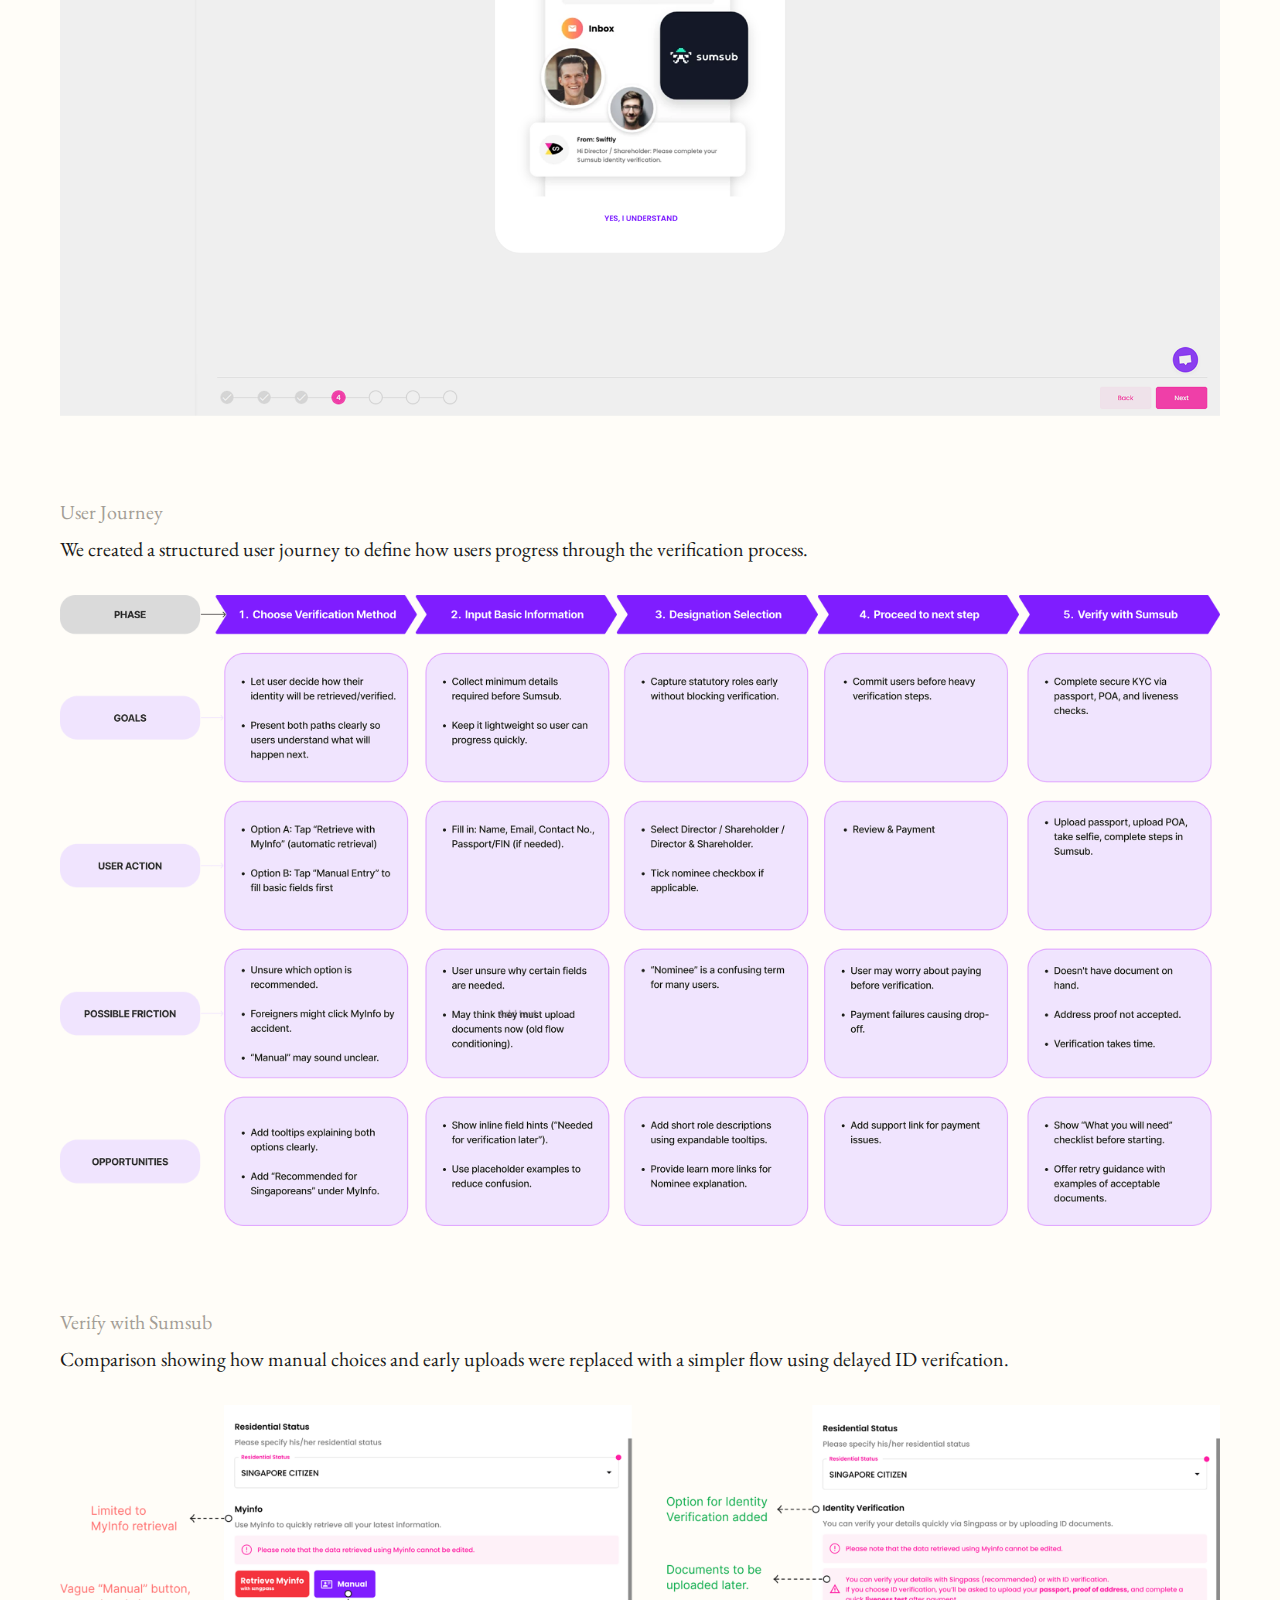
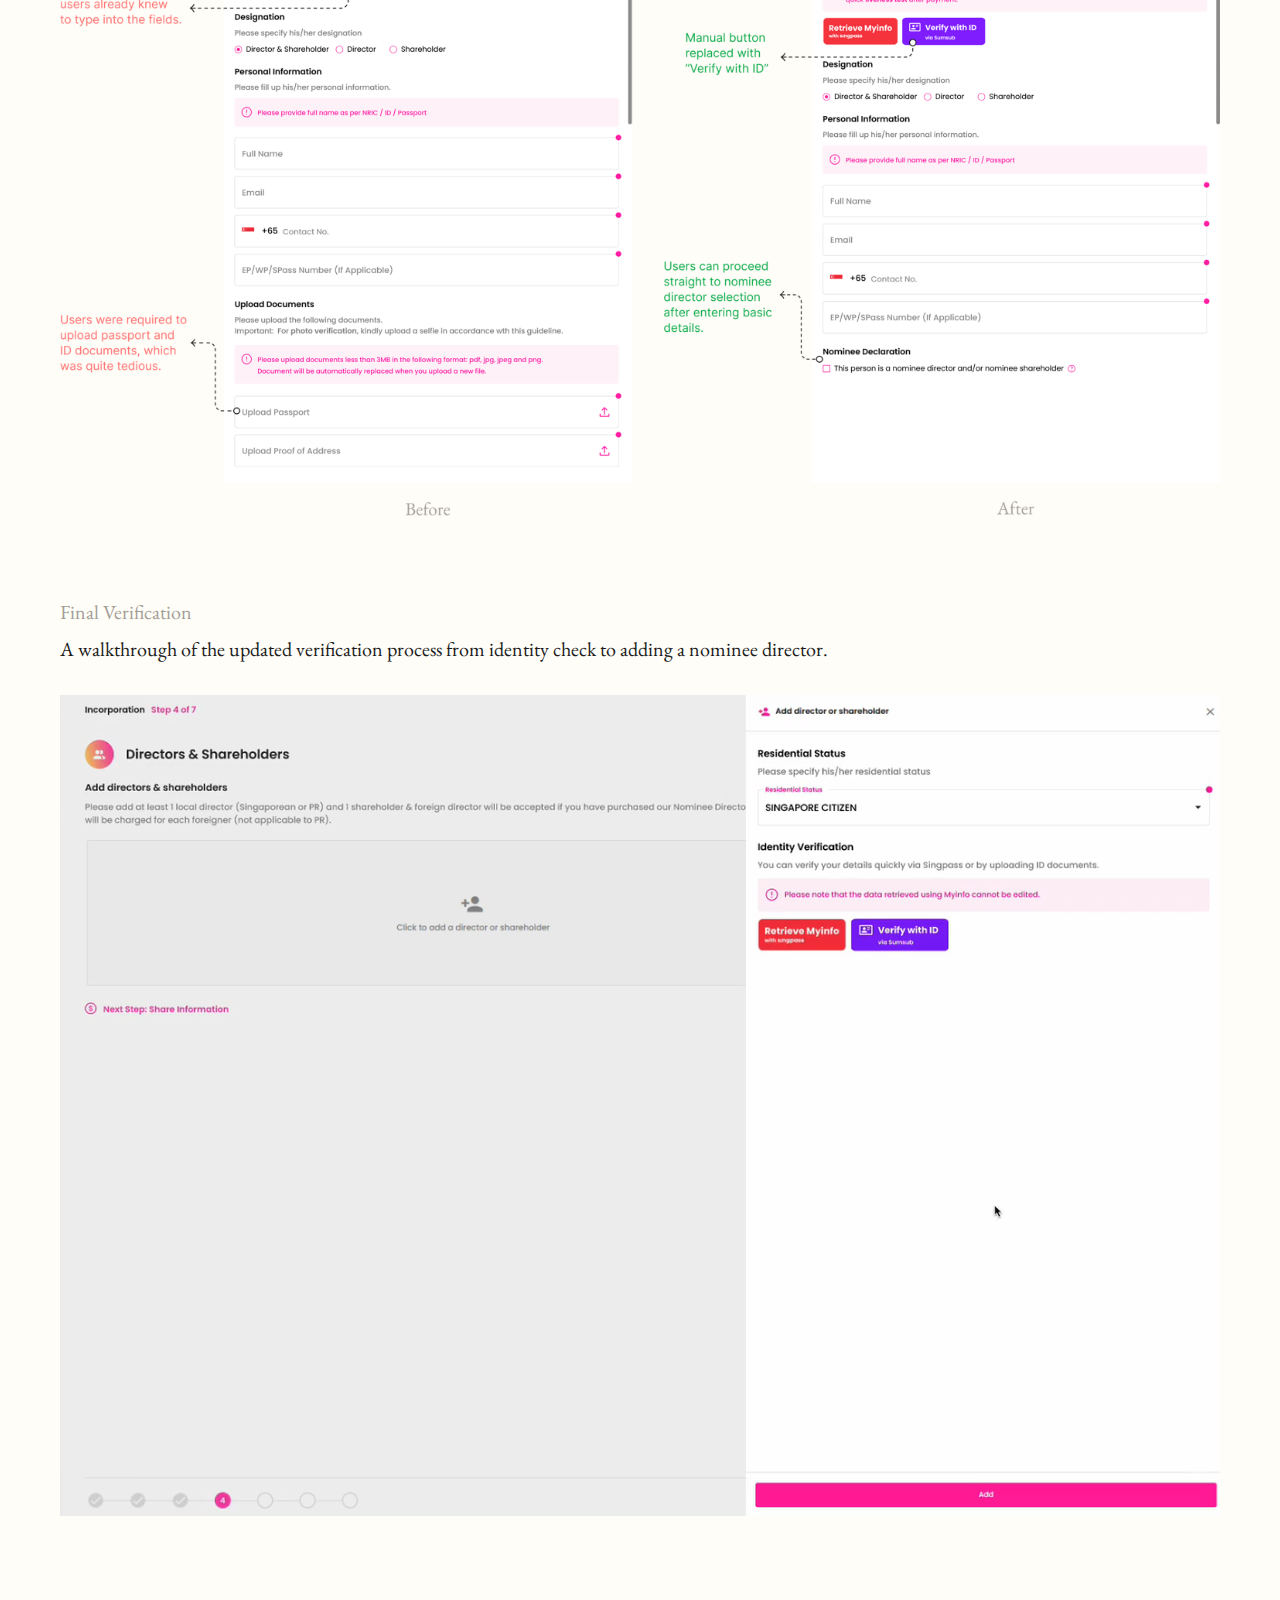
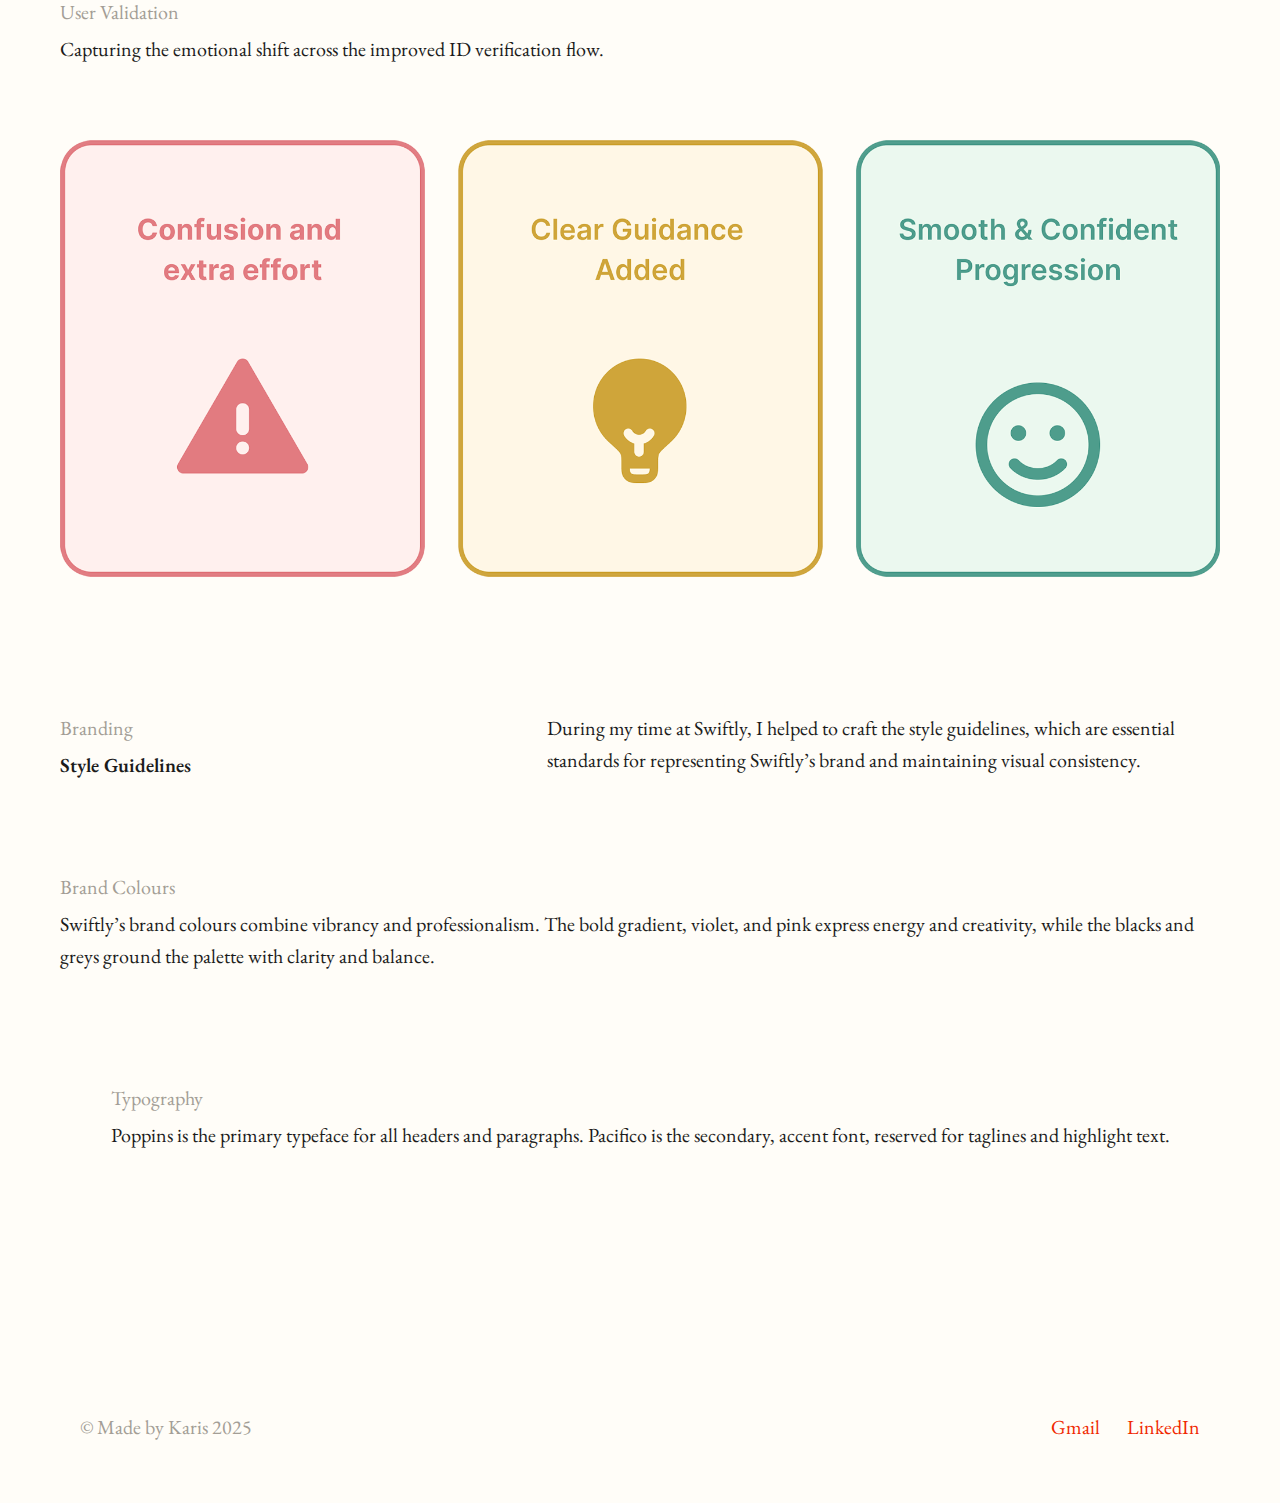
<file: swiftly.html>
<!DOCTYPE html>
<html lang="en">
  <head>
    <meta charset="UTF-8" />
    <meta name="viewport" content="width=device-width, initial-scale=1.0" />
    <title>Swiftly Project</title>
    <link
      href="https://fonts.googleapis.com/css2?family=EB+Garamond:wght@400;500;600&display=swap"
      rel="stylesheet"
    />

    <link rel="stylesheet" href="project.css" />
  </head>

  <body>
    <!-- Navigation -->
    <nav>
      <a href="index.html" class="logo">
        <img src="images/KarisLogo.webp" alt="Karis Chong Logo" />
      </a>
      <button class="hamburger" aria-label="Toggle menu">
        <span></span>
        <span></span>
        <span></span>
      </button>
      <div class="nav-links">
        <a href="index.html#works">Works</a>
        <a
          href="https://drive.google.com/file/d/1pRRxtkkxBYGEnFJW0o-MJeQ4h6twAvy4/view?usp=sharing"
          target="_blank"
          rel="noopener noreferrer"
        >
          Resume
        </a>
      </div>
    </nav>

    <main>
      <!-- Hero Section -->
      <section class="hero-container">
        <h1 class="project-title">
          Swiftly is Singapore’s first fully-automated digital platform for
          setting up and maintaining a company.
        </h1>

        <ul class="overline">
          <li class="overline-item">
            <span class="overline-label">Role</span>
            <span class="overline-desc">UI/UX Designer</span>
          </li>
          <li class="overline-item">
            <span class="overline-label">Timeline</span>
            <span class="overline-desc">9 Months</span>
          </li>
          <li class="overline-item">
            <span class="overline-label">Tools</span>
            <span class="overline-desc">Figma, Adobe Illustrator</span>
          </li>
        </ul>

        <div class="hero-image">
          <img src="images/Swiftly Thumbnail.webp" alt="Swiftly Project Hero" />
        </div>
      </section>

      <!-- Body Content -->
      <div class="container">
        <div class="info-split">
          <div class="info-row">
            <div>
              <span class="info-overline">Overview</span>
              <h3 class="info-title">Project Background</h3>
            </div>
            <div>
              <p class="info-body">
                Swiftly was built by Margin Wheeler to serve founders who want
                to incorporate and manage their company without going through
                manual paperwork. It replaces the need to wait on human
                consultants with digital signing and automation that generates
                documents instantly.
              </p>
            </div>
          </div>

          <div class="info-row">
            <div>
              <span class="info-overline">My Role</span>
              <h3 class="info-title">Main Responsibilities</h3>
            </div>
            <div>
              <p class="info-body">
                I design and optimize Swiftly’s digital experience by
                simplifying complex workflows into clear, intuitive user flows
                to ensure that users can incorporate companies or appoint
                secretaries and nominee directors seamlessly.
              </p>
            </div>
          </div>

          <div class="info-media-section">
            <div class="info-media-head">
              <span class="info-overline">Incorporating A Company</span>
              <p class="info-desc">
                Seamless digital workflow that guides founders through every
                step of setting up a new business.
              </p>
            </div>

            <div class="info-media-figure">
              <video
                src="images/Swiftly Incorporation.mp4"
                autoplay
                loop
                muted
                playsinline
                class="swiftly-video"
              ></video>
            </div>
          </div>

          <div class="info-media-section">
            <div class="info-media-head">
              <span class="info-overline">Corporate Secretarial Service</span>
              <p class="info-desc">
                End-to-end system that manages statutory filings and compliance
                on behalf of businesses.
              </p>
            </div>

            <div class="info-media-figure">
              <video
                src="images/Swiftly Corp Sec.mp4"
                autoplay
                loop
                muted
                playsinline
                class="swiftly-video"
              ></video>
            </div>
          </div>

          <div class="info-media-section">
            <div class="info-media-head">
              <span class="info-overline">Appointing A Nominee Director</span>
              <p class="info-desc">
                A secure, transparent process for appointing a local nominee
                director with built-in safeguards.
              </p>
            </div>

            <div class="info-media-figure">
              <video
                src="images/Swiftly Nominee Director.mp4"
                autoplay
                loop
                muted
                playsinline
                class="swiftly-video"
              ></video>
            </div>
          </div>

          <!-- Exploration -->
          <div class="info-row info-row-spaced">
            <div>
              <span class="info-overline">Exploration</span>
              <h3 class="info-title">Sumsub Verification</h3>
            </div>

            <div>
              <p class="info-body">
                Swiftly uses Sumsub verification to extract and verify personal
                information for foreign directors and shareholders. Our team
                streamlined the identity check process to reduce unnecessary
                steps and improve user completion.
              </p>
            </div>
          </div>

          <img
            loading="lazy"
            src="images/Swiftly Directors & Shareholders.webp"
            alt="Sumsub Verification Flow"
            class="info-full-width"
          />

          <!-- User Journey -->
          <div class="info-media-section">
            <div class="info-media-head">
              <span class="info-overline">User Journey</span>
              <p class="info-desc">
                We created a structured user journey to define how users
                progress through the verification process.
              </p>
            </div>

            <div class="info-media-figure">
              <img
                loading="lazy"
                src="images/Swiftly User Journey.webp"
                alt="Directors & Shareholders screen"
                class="swiftly-image"
              />
            </div>
          </div>

          <!-- Verify with SUmsub -->
          <div class="info-media-section">
            <div class="info-media-head">
              <span class="info-overline">Verify with Sumsub</span>
              <p class="info-desc">
                Comparison showing how manual choices and early uploads were
                replaced with a simpler flow using delayed ID verifcation.
              </p>
            </div>

            <div class="info-media-figure">
              <img
                loading="lazy"
                src="images/Swiftly Verify with Sumsub.webp"
                alt="Directors & Shareholders screen"
                class="swiftly-image"
              />
            </div>
          </div>

          <!-- Final Verification -->
          <div class="info-media-section">
            <div class="info-media-head">
              <span class="info-overline">Final Verification</span>
              <p class="info-desc">
                A walkthrough of the updated verification process from identity
                check to adding a nominee director.
              </p>
            </div>

            <div class="info-media-figure">
              <video
                src="images/Swiftly Final Verification.mp4"
                autoplay
                loop
                muted
                playsinline
                class="swiftly-video"
              ></video>
            </div>
          </div>

          <!-- Validation -->
          <div class="info-media-section">
            <div class="info-media-head">
              <span class="info-overline">User Validation</span>
              <p class="info-desc">
                Capturing the emotional shift across the improved ID
                verification flow.
              </p>
            </div>

            <div class="info-media-figure">
              <img
                loading="lazy"
                src="images/Swiftly User Validation.webp"
                alt="Directors & Shareholders screen"
                class="swiftly-image"
              />
            </div>
          </div>

          <!-- Branding -->
          <div class="info-row info-row-spaced">
            <div>
              <span class="info-overline">Branding</span>
              <h3 class="info-title">Style Guidelines</h3>
            </div>

            <div>
              <p class="info-body">
                During my time at Swiftly, I helped to craft the style
                guidelines, which are essential standards for representing
                Swiftly’s brand and maintaining visual consistency.
              </p>
            </div>
          </div>

          <div class="info-media-section">
            <div class="info-media-head">
              <span class="info-overline">Brand Colours</span>
              <p class="info-desc">
                Swiftly’s brand colours combine vibrancy and professionalism.
                The bold gradient, violet, and pink express energy and
                creativity, while the blacks and greys ground the palette with
                clarity and balance.
              </p>
            </div>

            <div class="info-media-figure">
              <img
                loading="lazy"
                src="images/Swiftly Colour Palette.webp"
                alt="Swiftly Colour Palette"
                class="swiftly-image"
              />
            </div>
          </div>

          <div class="info-media-section">
            <div class="info-media-head">
              <span class="info-overline">Typography</span>
              <p class="info-desc">
                Poppins is the primary typeface for all headers and paragraphs.
                Pacifico is the secondary, accent font, reserved for taglines
                and highlight text.
              </p>
            </div>

            <div class="info-media-figure">
              <img
                loading="lazy"
                src="images/Swiftly Typography.webp"
                alt="Typography"
                class="swiftly-image"
              />
            </div>
          </div>
        </div>
      </div>
    </main>

    <!-- Footer -->
    <footer class="footer">
      <p>© Made by Karis 2025</p>
      <div class="footer-links">
        <a href="mailto:your-email">Gmail</a>
        <a href="https://linkedin.com">LinkedIn</a>
      </div>
    </footer>

    <script>
      document.addEventListener("DOMContentLoaded", () => {
        // Hamburger menu toggle
        const hamburger = document.querySelector(".hamburger");
        const navLinks = document.querySelector(".nav-links");

        hamburger.addEventListener("click", () => {
          hamburger.classList.toggle("active");
          navLinks.classList.toggle("active");
        });

        // Close menu when clicking a link
        document.querySelectorAll(".nav-links a").forEach((link) => {
          link.addEventListener("click", () => {
            hamburger.classList.remove("active");
            navLinks.classList.remove("active");
          });
        });
      });
    </script>
  </body>
</html>
</file>
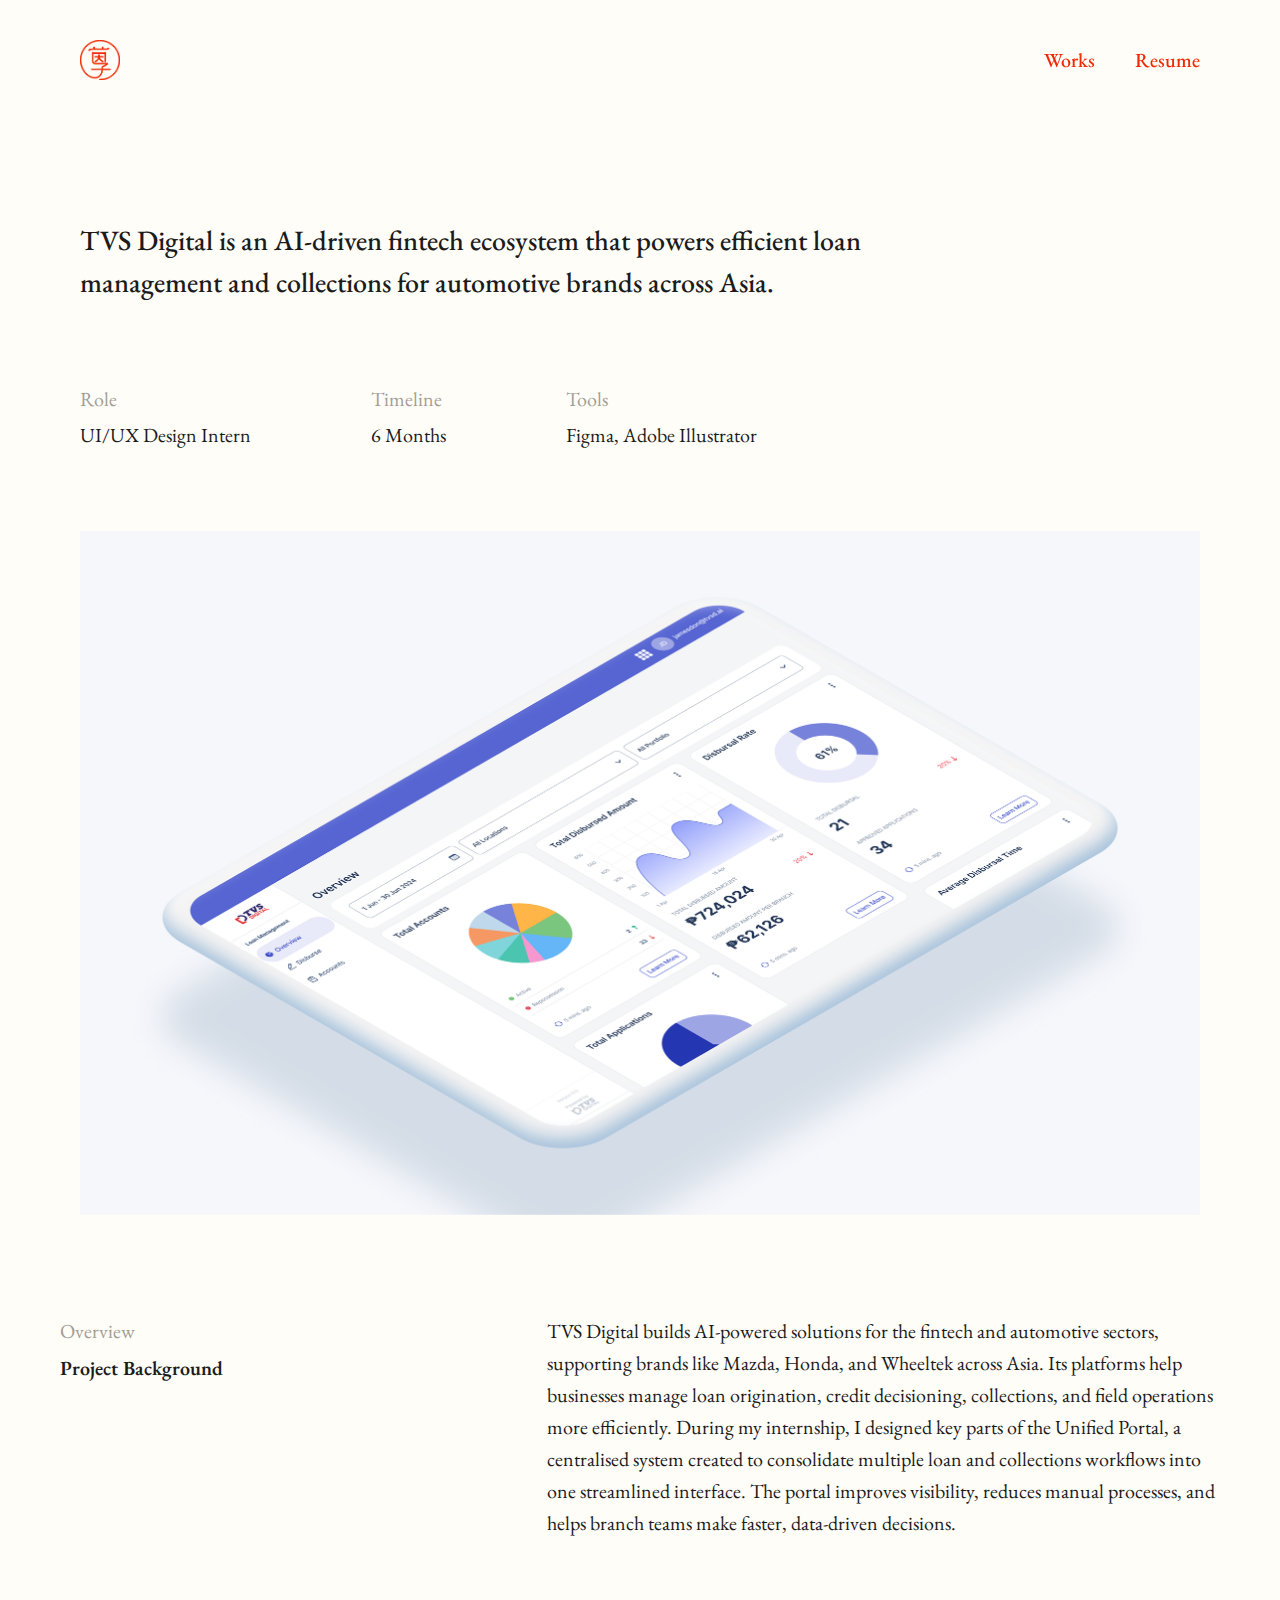
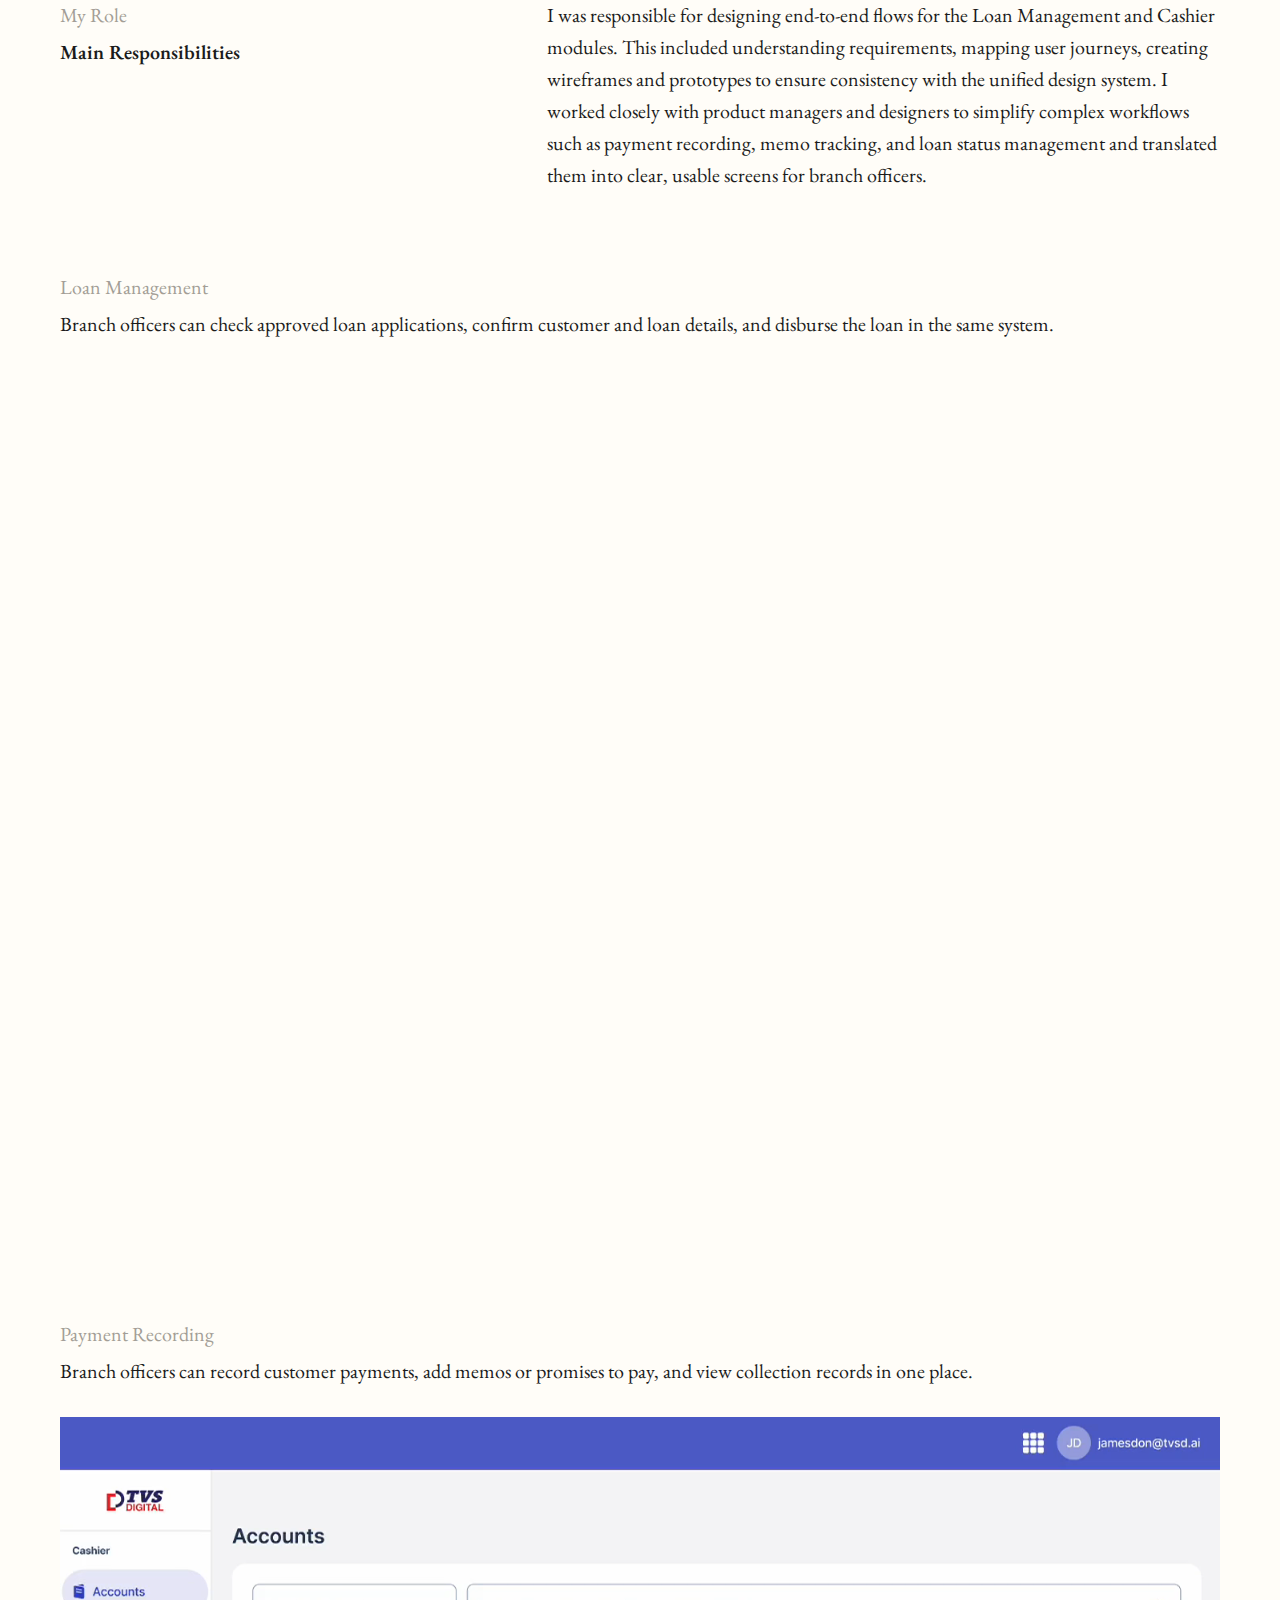
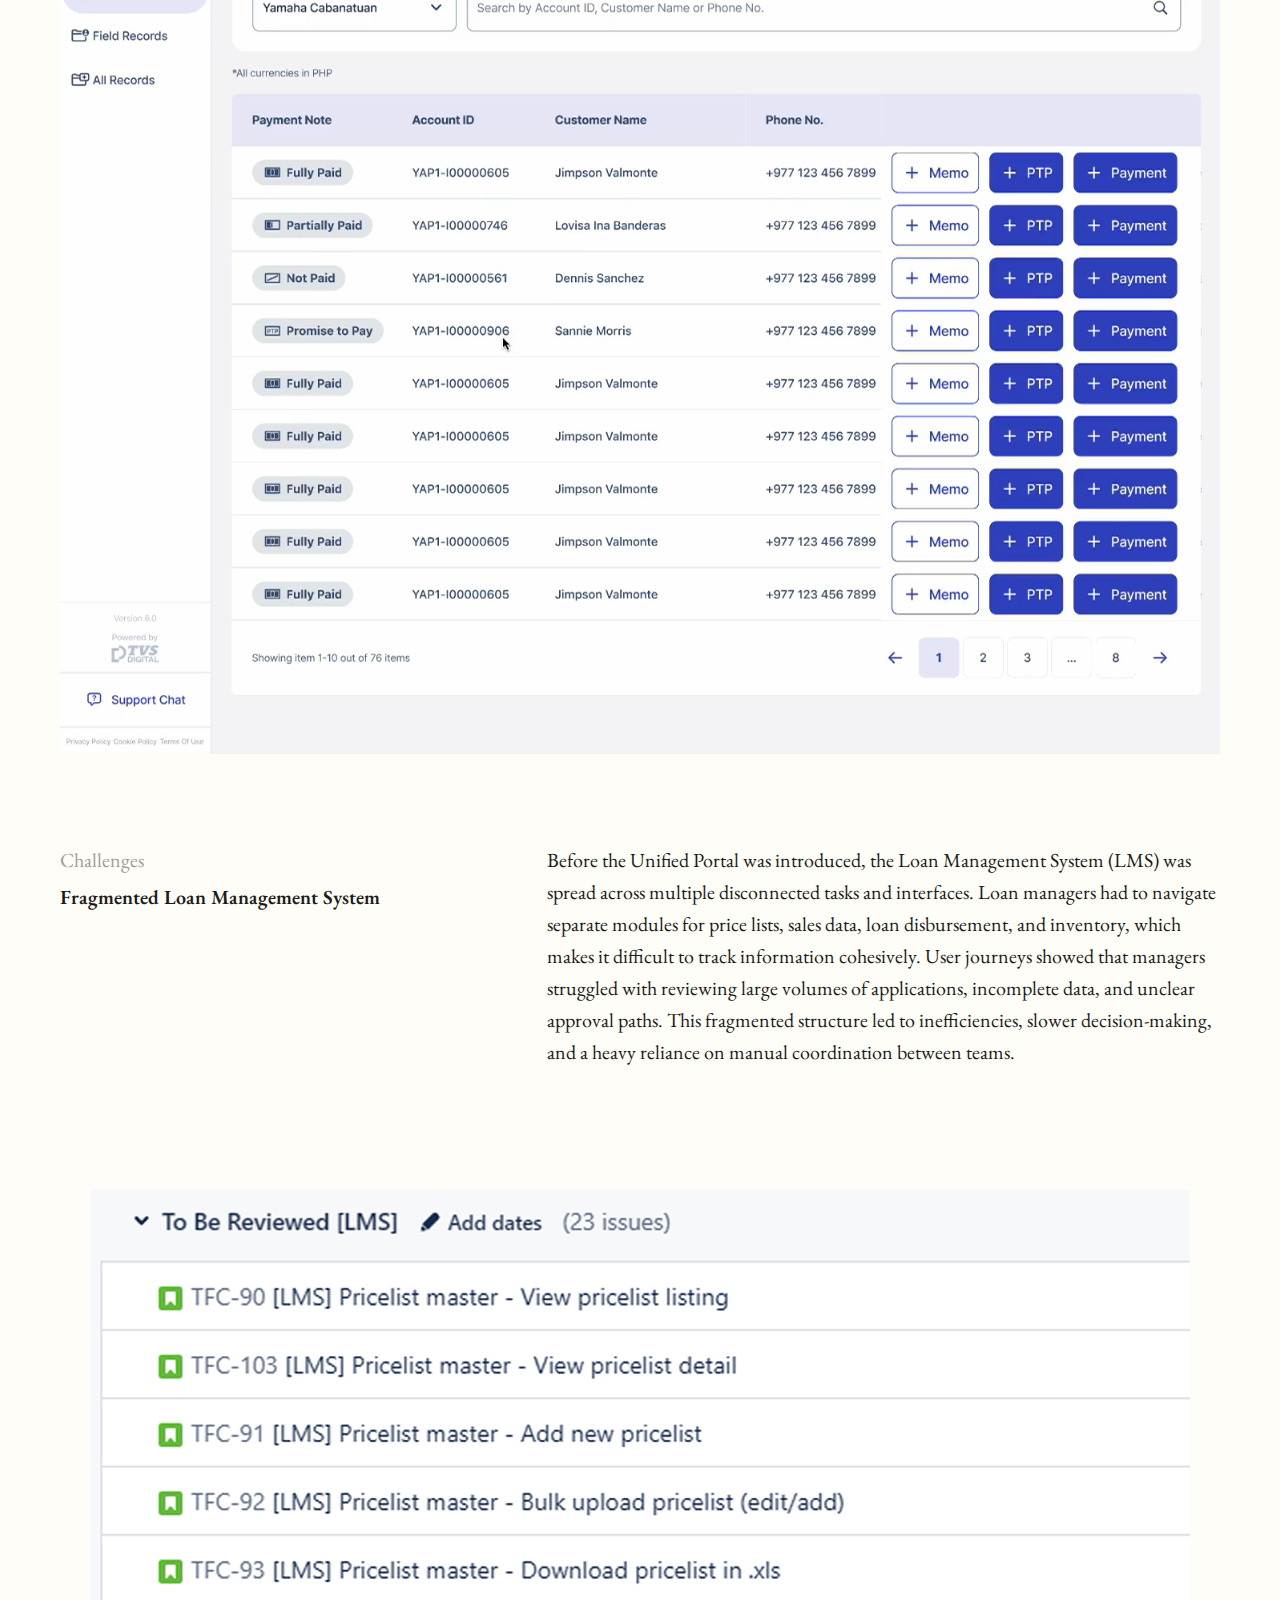
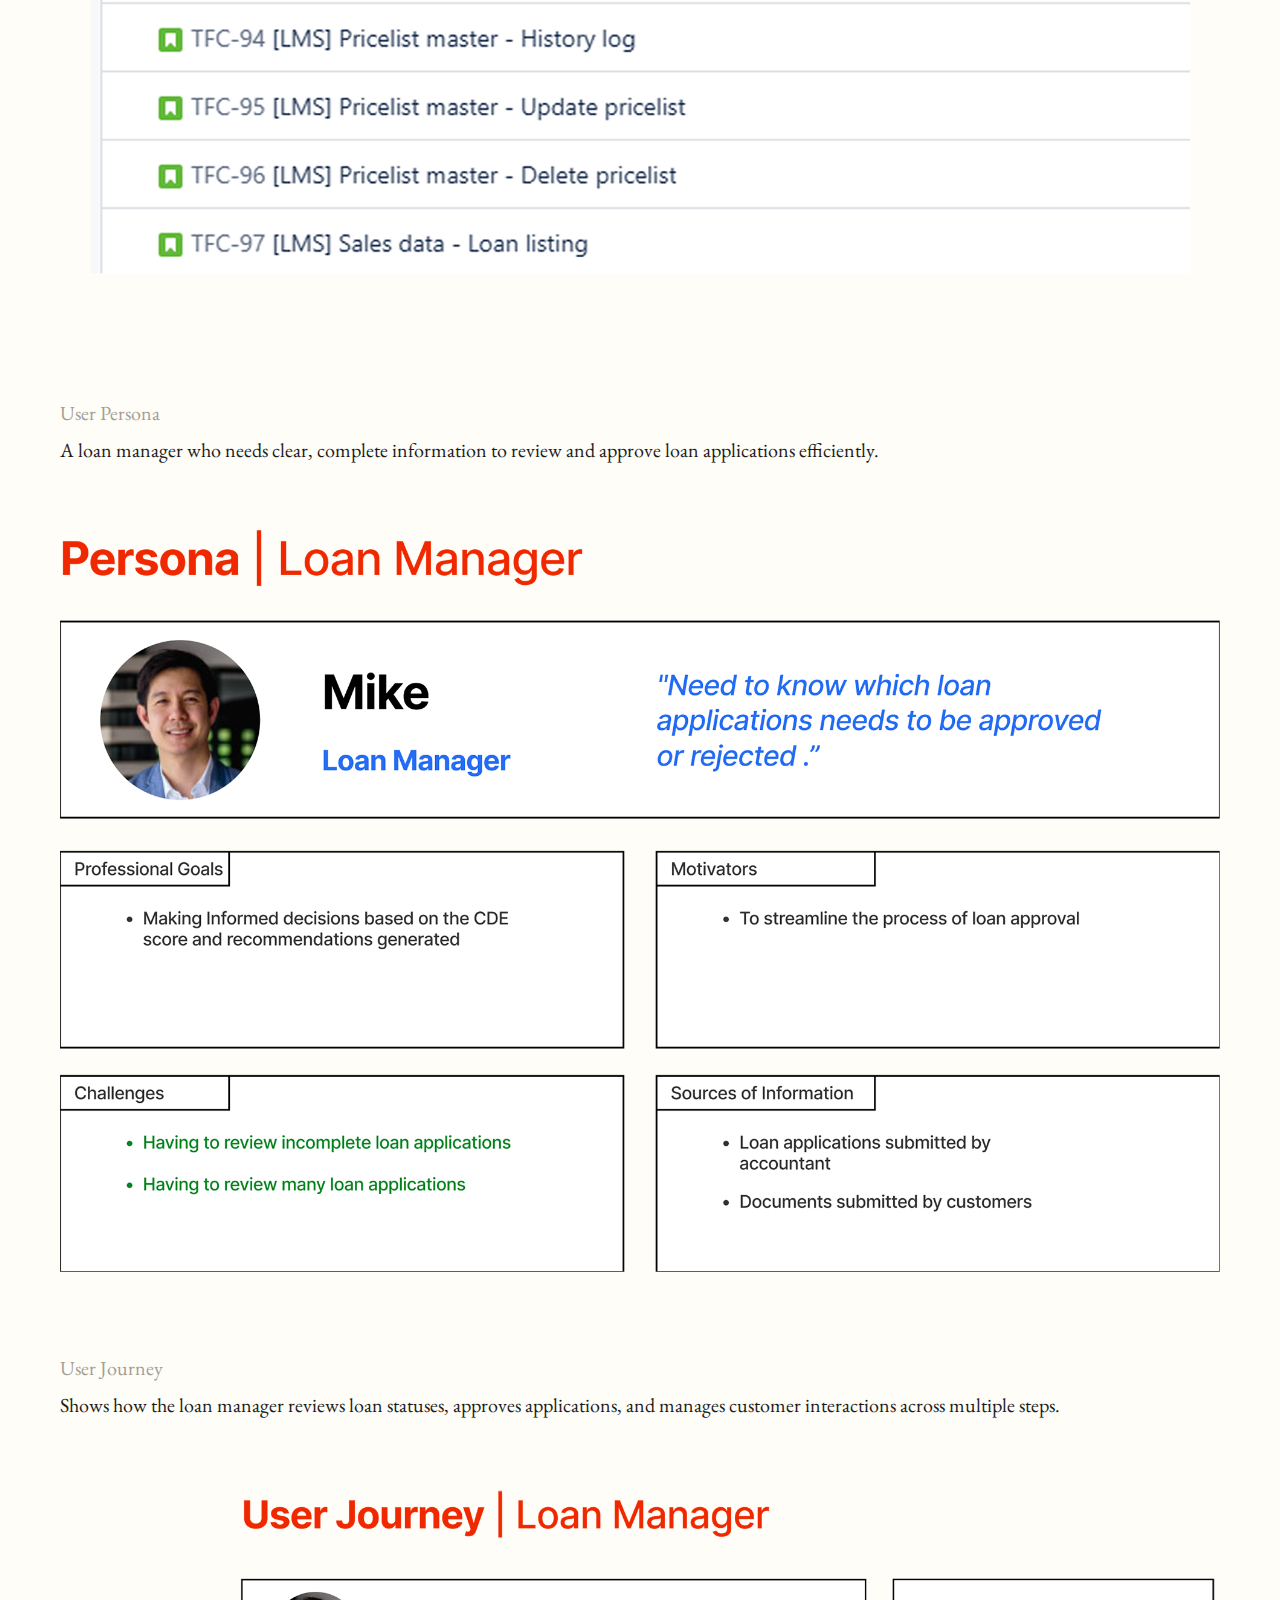
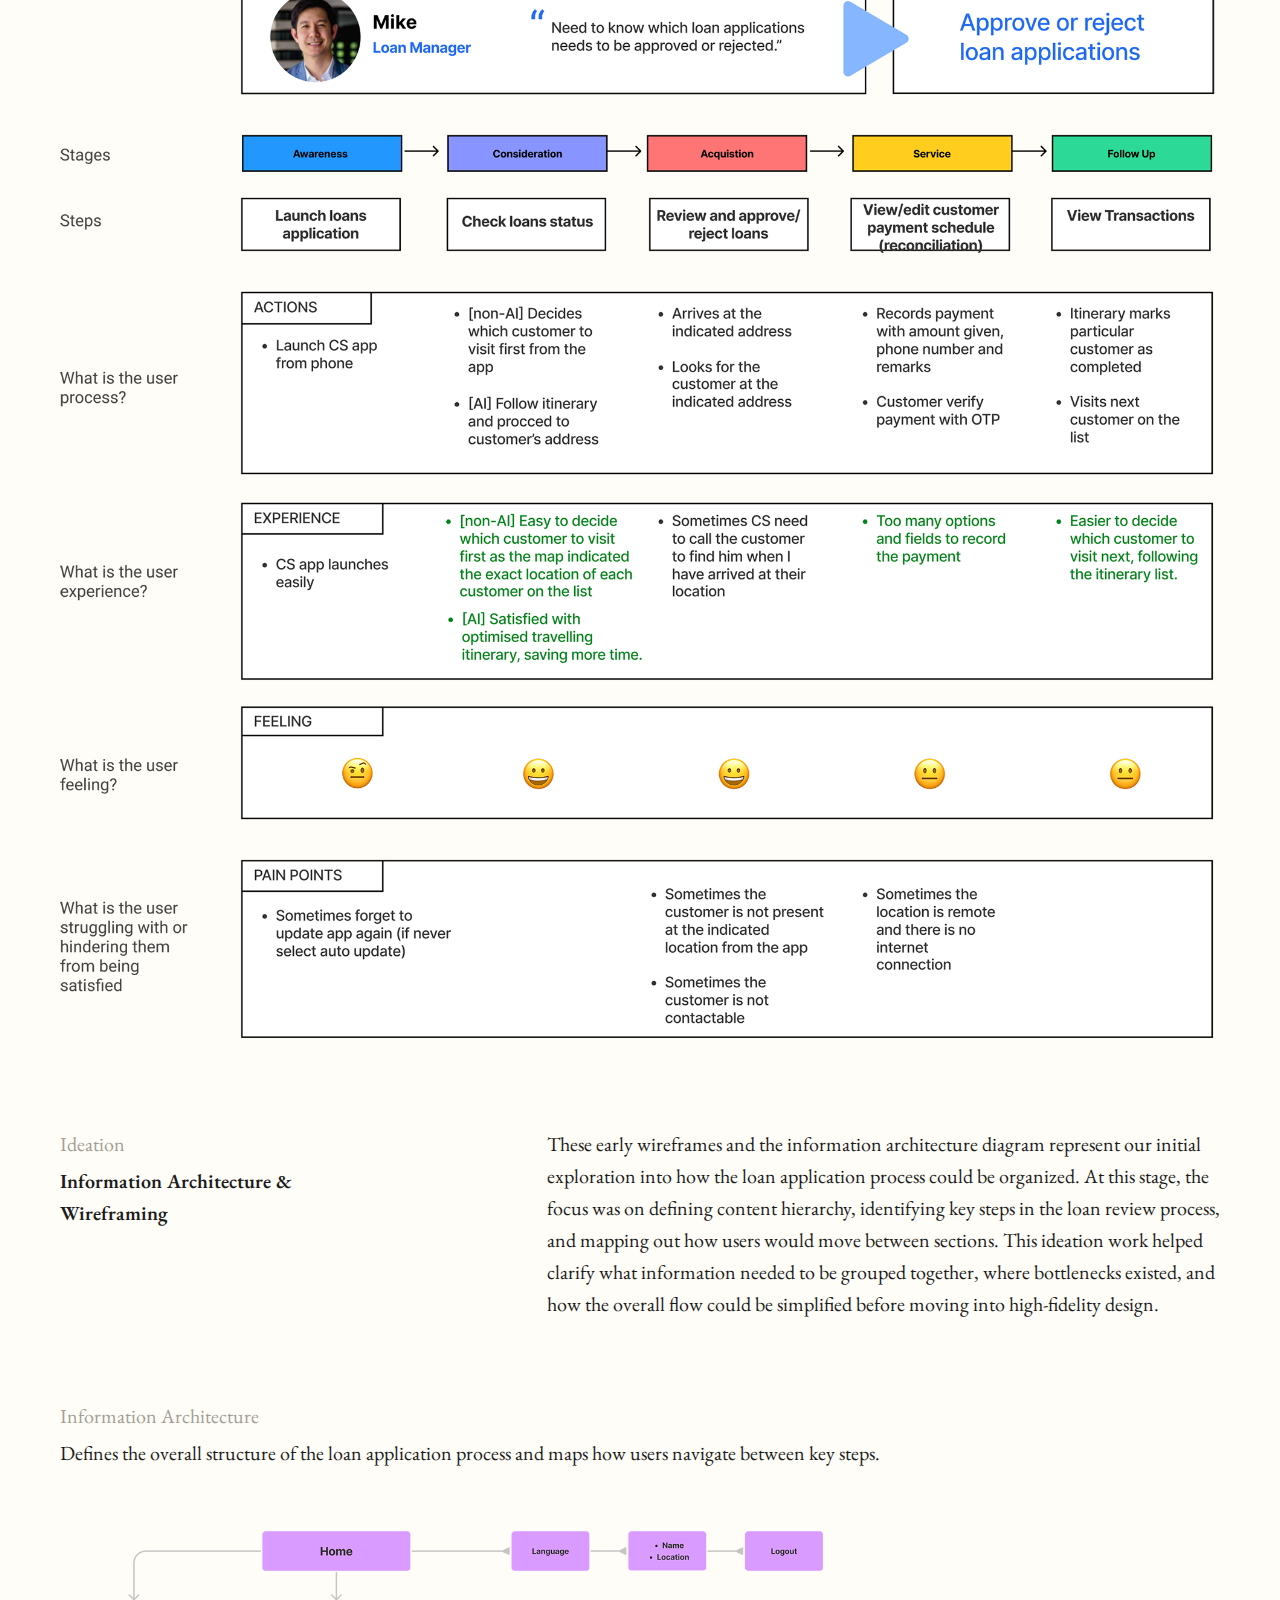
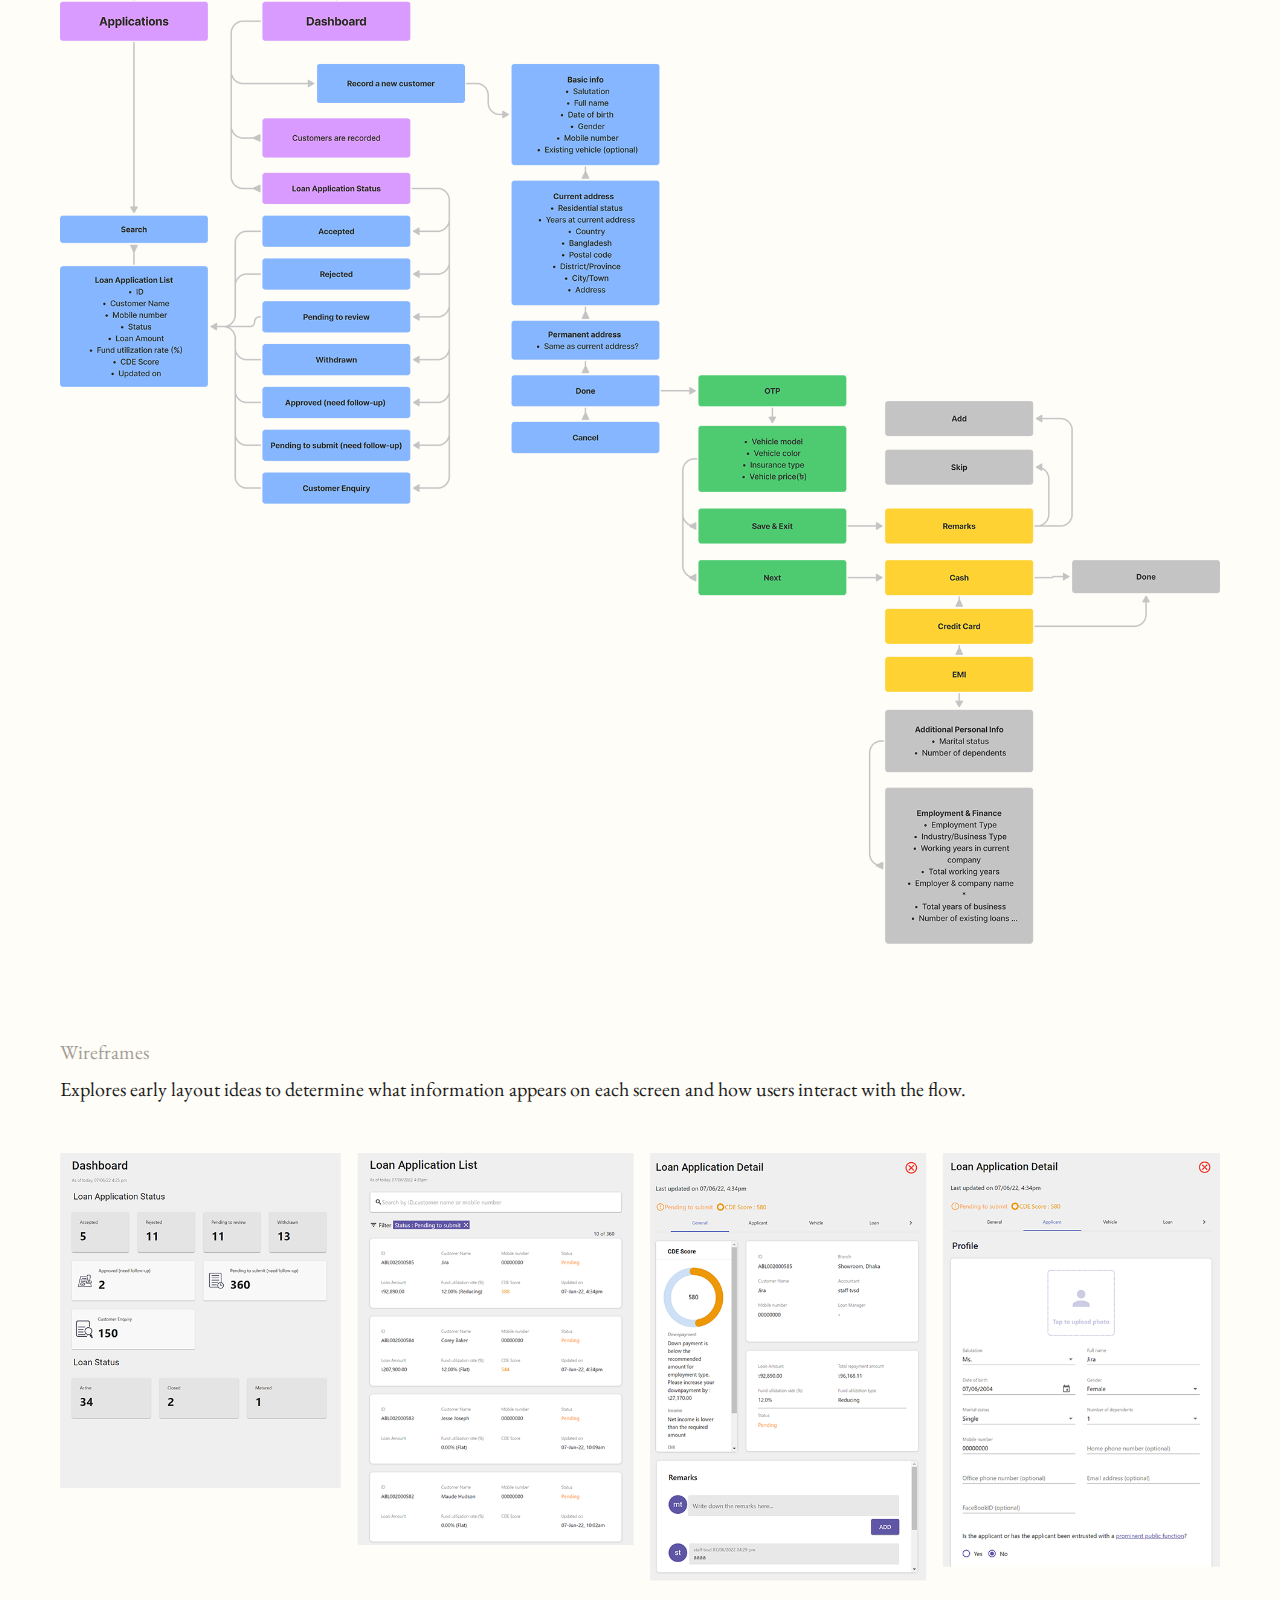
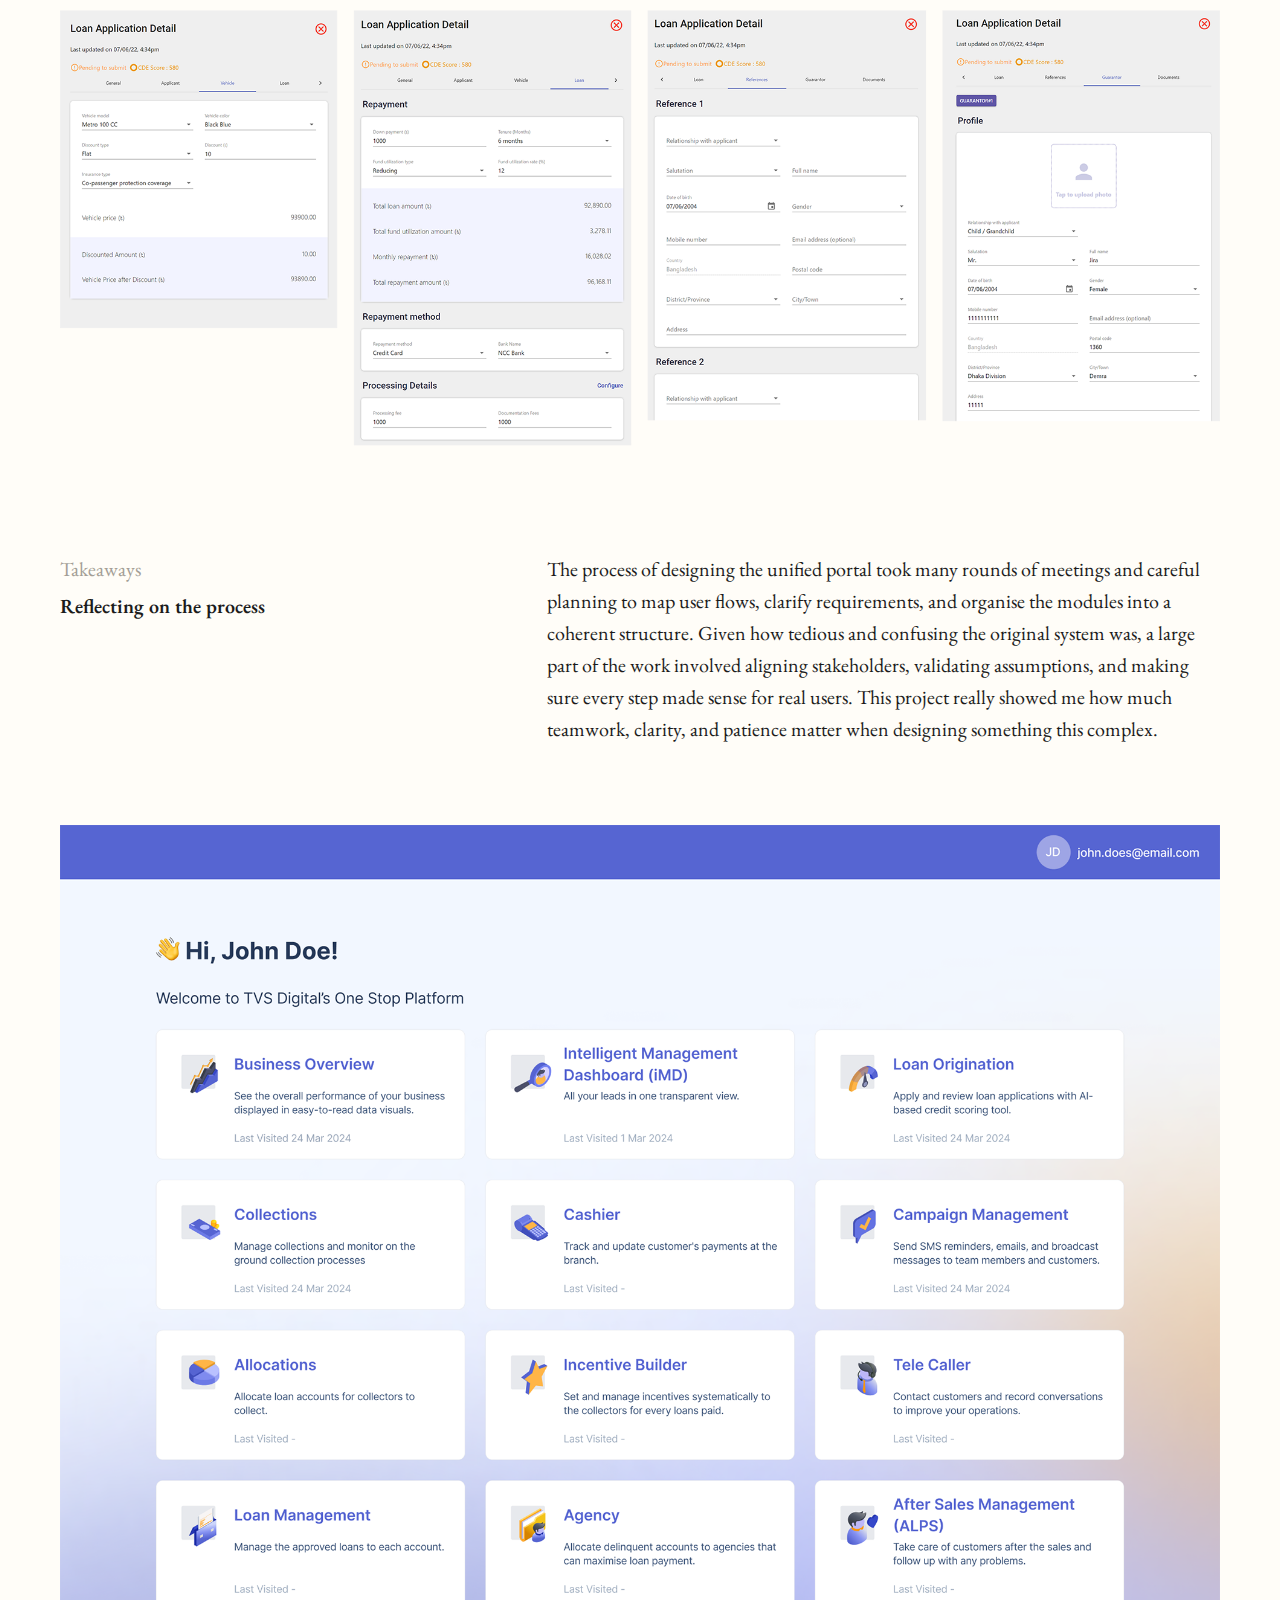
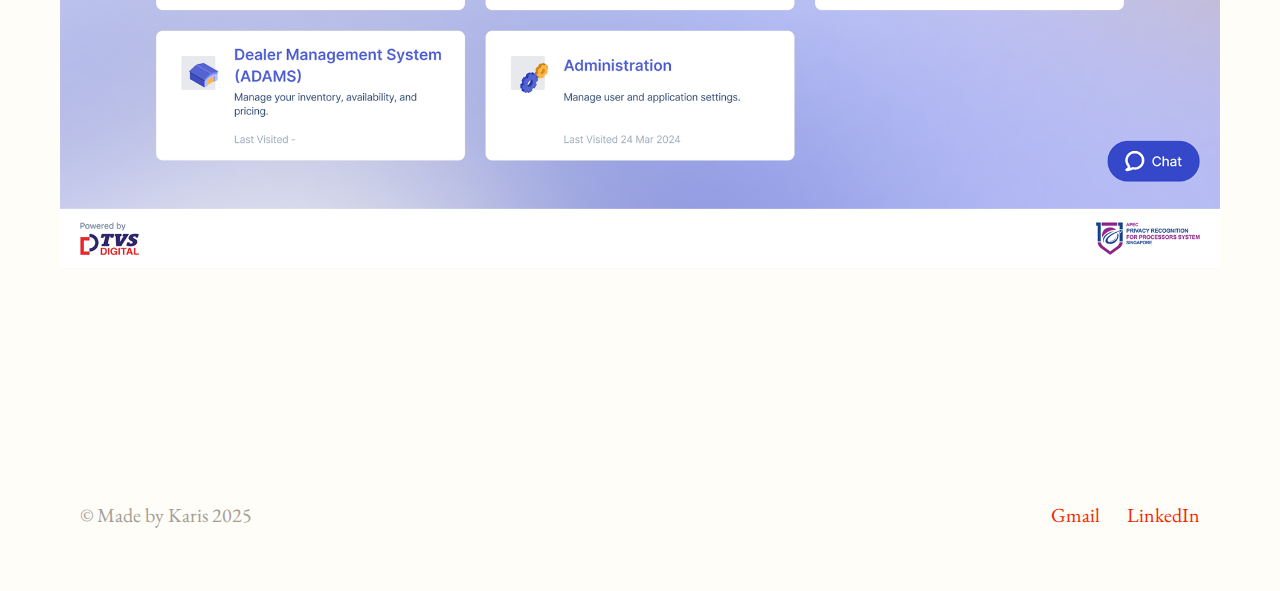
<file: tvs.html>
<!DOCTYPE html>
<html lang="en">
  <head>
    <meta charset="UTF-8" />
    <meta name="viewport" content="width=device-width, initial-scale=1.0" />
    <title>Acentrik Project</title>
    <link
      href="https://fonts.googleapis.com/css2?family=EB+Garamond:wght@400;500;600&display=swap"
      rel="stylesheet"
    />

    <link rel="stylesheet" href="project.css" />
  </head>

  <body>
    <!-- Navigation -->
       <nav>
      <a href="index.html" class="logo">
        <img src="images/KarisLogo.webp" alt="Karis Chong Logo" />
      </a>
      <button class="hamburger" aria-label="Toggle menu">
        <span></span>
        <span></span>
        <span></span>
      </button>
      <div class="nav-links">
        <a href="index.html#works">Works</a>
          <a
          href="https://drive.google.com/file/d/1pRRxtkkxBYGEnFJW0o-MJeQ4h6twAvy4/view?usp=sharing"
          target="_blank"
          rel="noopener noreferrer"
        >
          Resume
        </a>
      </div>
    </nav>

    <main>
      <!-- Hero Section -->
      <section class="hero-container">
        <h1 class="project-title">
          TVS Digital is an AI-driven fintech ecosystem that powers efficient
          loan management and collections for automotive brands across Asia.
        </h1>

        <ul class="overline">
          <li class="overline-item">
            <span class="overline-label">Role</span>
            <span class="overline-desc">UI/UX Design Intern</span>
          </li>
          <li class="overline-item">
            <span class="overline-label">Timeline</span>
            <span class="overline-desc">6 Months</span>
          </li>
 <li class="overline-item">
            <span class="overline-label">Tools</span>
            <span class="overline-desc">Figma, Adobe Illustrator</span>
          </li>

        </ul>

        <div class="hero-image">
          <img src="images/TVS Thumbnail.webp" alt="TVS Project Hero" />
        </div>
      </section>

      <!-- Body Content -->
      <div class="container">
        <div class="info-split">
          <div class="info-row">
            <div>
              <span class="info-overline">Overview</span>
              <h3 class="info-title">Project Background</h3>
            </div>
            <div>
              <p class="info-body">
                TVS Digital builds AI-powered solutions for the fintech and
                automotive sectors, supporting brands like Mazda, Honda, and
                Wheeltek across Asia. Its platforms help businesses manage loan
                origination, credit decisioning, collections, and field
                operations more efficiently. During my internship, I designed
                key parts of the Unified Portal, a centralised system created to
                consolidate multiple loan and collections workflows into one
                streamlined interface. The portal improves visibility, reduces
                manual processes, and helps branch teams make faster,
                data-driven decisions.
              </p>
            </div>
          </div>

          <div class="info-row">
            <div>
              <span class="info-overline">My Role</span>
              <h3 class="info-title">Main Responsibilities</h3>
            </div>
            <div>
              <p class="info-body">
                I was responsible for designing end-to-end flows for the Loan
                Management and Cashier modules. This included understanding
                requirements, mapping user journeys, creating wireframes and
                prototypes to ensure consistency with the unified design system.
                I worked closely with product managers and designers to simplify
                complex workflows such as payment recording, memo tracking, and
                loan status management and translated them into clear, usable
                screens for branch officers.
              </p>
            </div>
          </div>

          <div class="info-media-section">
            <div class="info-media-head">
              <span class="info-overline">Loan Management</span>
              <p class="info-desc">
                Branch officers can check approved loan applications, confirm
                customer and loan details, and disburse the loan in the same
                system.
              </p>
            </div>

            <div class="info-media-figure">
              <video
                src="images/TVS Loan Management.mp4"
                autoplay
                loop
                muted
                playsinline
                class="tvs-video"
              ></video>
            </div>
          </div>

          <!-- Cashier -->
          <div class="info-media-section">
            <div class="info-media-head">
              <span class="info-overline">Payment Recording</span>
              <p class="info-desc">
                Branch officers can record customer payments, add memos or
                promises to pay, and view collection records in one place.
              </p>
            </div>

            <div class="info-media-figure">
               <video
                src="images/TVS Payment Recording.mp4"
                autoplay
                loop
                muted
                playsinline
                class="tvs-video"
              ></video>
            </div>
          </div>

           <!-- Challenges -->
          <div class="info-row info-row-spaced">
            <div>
              <span class="info-overline">Challenges</span>
              <h3 class="info-title">Fragmented Loan Management System</h3>
            </div>

            <div>
              <p class="info-body">
               Before the Unified Portal was introduced, the Loan Management System (LMS) was spread across multiple disconnected tasks and interfaces. Loan managers had to navigate separate modules for price lists, sales data, loan disbursement, and inventory, which makes it difficult to track information cohesively. User journeys showed that managers struggled with reviewing large volumes of applications, incomplete data, and unclear approval paths. This fragmented structure led to inefficiencies, slower decision-making, and a heavy reliance on manual coordination between teams.
              </p>
            </div>
          </div>

          <img
            loading="lazy"
            src="images/TVS Before.webp"
            alt="TVS before"
            class="info-full-width"
          />

<!-- User Persona -->
          <div class="info-media-section">
            <div class="info-media-head">
              <span class="info-overline">User Persona</span>
              <p class="info-desc">
                A loan manager who needs clear, complete information to review and approve loan applications efficiently.
              </p>
            </div>

            <div class="info-media-figure">
              <img
                loading="lazy"
                src="images/TVS User Persona.webp"
                alt="User Persona"
                class="tvs-image"
              />
            </div>
          </div>

          <!-- User Journey -->
          <div class="info-media-section">
            <div class="info-media-head">
              <span class="info-overline">User Journey</span>
              <p class="info-desc">
               Shows how the loan manager reviews loan statuses, approves applications, and manages customer interactions across multiple steps.
              </p>
            </div>

            <div class="info-media-figure">
              <img
                loading="lazy"
                src="images/TVS User Journey.webp"
                alt="User journey"
                class="tvs-image"
              />
            </div>
          </div>

          <!-- Ideation -->
          <div class="info-row info-row-spaced">
            <div>
              <span class="info-overline">Ideation</span>
              <h3 class="info-title">Information Architecture & Wireframing</h3>
            </div>

            <div>
              <p class="info-body">
                These early wireframes and the information architecture diagram represent our initial exploration into how the loan application process could be organized. At this stage, the focus was on defining content hierarchy, identifying key steps in the loan review process, and mapping out how users would move between sections. This ideation work helped clarify what information needed to be grouped together, where bottlenecks existed, and how the overall flow could be simplified before moving into high-fidelity design.
              </p>
            </div>
          </div>

          <div class="info-media-section">
            <div class="info-media-head">
              <span class="info-overline">Information Architecture</span>
              <p class="info-desc">
           Defines the overall structure of the loan application process and maps how users navigate between key steps.
              </p>
            </div>

            <div class="info-media-figure">
              <img
                loading="lazy"
                src="images/TVS Information Architecture.webp"
                alt="Swiftly Colour Palette"
                class="tvs-image"
              />
            </div>
          </div>

           <div class="info-media-section">
            <div class="info-media-head">
              <span class="info-overline">Wireframes</span>
              <p class="info-desc">
              Explores early layout ideas to determine what information appears on each screen and how users interact with the flow.
              </p>
            </div>

            <div class="info-media-figure">
              <img
                loading="lazy"
                src="images/TVS Wireframes.webp"
                alt="Wireframes"
                class="tvs-image"
              />
            </div>
          </div>


           <!-- Takeaways -->
          <div class="info-row info-row-spaced">
            <div>
              <span class="info-overline">Takeaways</span>
              <h3 class="info-title">Reflecting on the process</h3>
            </div>

            <div>
              <p class="info-body">
           The process of designing the unified portal took many rounds of meetings and careful planning to map user flows, clarify requirements, and organise the modules into a coherent structure. Given how tedious and confusing the original system was, a large part of the work involved aligning stakeholders, validating assumptions, and making sure every step made sense for real users. This project really showed me how much teamwork, clarity, and patience matter when designing something this complex.
              </p>
            </div>
          </div>

          <img
            loading="lazy"
            src="images/TVS Unified Portal.webp"
            alt="Unified Portal"
            class="info-full-width"
          />






        </div>
      </div>
    </main>

  <!-- Footer -->
    <footer class="footer">
      <p>© Made by Karis 2025</p>
      <div class="footer-links">
        <a href="mailto:your-email">Gmail</a>
        <a href="https://linkedin.com">LinkedIn</a>
      </div>
    </footer>

 <script>
      document.addEventListener("DOMContentLoaded", () => {
        // Hamburger menu toggle
        const hamburger = document.querySelector(".hamburger");
        const navLinks = document.querySelector(".nav-links");

        hamburger.addEventListener("click", () => {
          hamburger.classList.toggle("active");
          navLinks.classList.toggle("active");
        });

        // Close menu when clicking a link
        document.querySelectorAll(".nav-links a").forEach((link) => {
          link.addEventListener("click", () => {
            hamburger.classList.remove("active");
            navLinks.classList.remove("active");
          });
        });
      });
    </script>



  </body>
</html>





  </body>
</html>
</file>
<file: style.css>
html {
  scroll-behavior: smooth;
}

* {
  margin: 0;
  padding: 0;
  box-sizing: border-box;
}

body {
  font-family: "EB Garamond", serif;
  background-color: #fffdf8;
  color: #1b1b1b;
  line-height: 1.6;
}

.container {
  max-width: 1400px;
  margin: 0 auto;
  padding: 0 60px;
}

/* Global hover style for all links */
a {
  color: inherit;
  text-decoration: none;
  position: relative;
  transition: color 0.3s ease, opacity 0.3s ease;
}

a:hover {
  opacity: 0.7;
}

/* Soft underline animation */
a::after {
  content: "";
  position: absolute;
  left: 0;
  bottom: -2px;
  width: 0%;
  height: 1px;
  background-color: currentColor;
  transition: width 0.3s ease;
}

a:hover::after {
  width: 100%;
}

/* Navigation */
nav {
  position: sticky;
  top: 0;
  z-index: 999;
  background: transparent;
  display: flex;
  justify-content: flex-end;
  padding: 40px 80px;
  gap: 40px;
}

nav a {
  color: #f02800;
  text-decoration: none;
  font-size: 20px;
  font-weight: 500;
  transition: opacity 0.3s ease;
}

nav a:hover {
  opacity: 0.7;
}

/* Hero Section */
.hero {
  display: grid;
  grid-template-columns: 0.9fr 1.1fr;
  gap: -100px;
  align-items: start;
  padding: 30px 0 150px;
}

/* HERO ANIMATION */
.hero-intro {
  opacity: 0;
  transform: translateY(18px);
  animation: fadeWave 1s ease-out forwards;
  animation-delay: 0.4s;
}

.hero-subtitle {
  font-family: "Lusitana", serif;
  font-size: 20px;
  color: #a39e96;
  margin-top: 20px;
  letter-spacing: 0.07em;

  /* animation */
  opacity: 0;
  animation: slideInLeft 0.8s ease-out forwards;
  animation-delay: 1.2s; /* starts AFTER hero-intro finishes */
}

.envelope-fade {
  opacity: 0;
  animation: fadeInEnvelope 1.6s ease-out forwards;
  animation-delay: 1.6s; /* starts at same time as subtitle */
}

@keyframes fadeInEnvelope {
  0% {
    opacity: 0;
  }

  100% {
    opacity: 1;
  }
}

@keyframes slideInLeft {
  0% {
    opacity: 0;
    transform: translateX(-20px);
  }
  100% {
    opacity: 1;
    transform: translateX(0);
  }
}

@keyframes fadeWave {
  0% {
    opacity: 0;
    transform: translateY(18px);
  }
  60% {
    opacity: 1;
    transform: translateY(-3px); /* tiny overshoot = soft wave */
  }
  100% {
    opacity: 1;
    transform: translateY(0);
  }
}

/* MOBILE */
@media (prefers-reduced-motion: reduce) {
  .hero-intro {
    animation: none;
    opacity: 1;
    transform: none;
  }
}

.hero-left {
  max-width: 800px;
  padding-top: 0;
}

.hero-left h1 {
  font-size: 32px;
  font-weight: 500;
  line-height: 1.5;
  margin-bottom: 0;
}

.hero-left h1 .name {
  color: #f02800;
  font-style: italic;
}

.hero-left h1 .highlight {
  color: #f02800;
  font-style: italic;
}

.hero-right {
  display: flex;
  justify-content: center;
  align-items: flex-start;
  padding-top: 100px;
  margin-left: -200px;
}

.envelope-container {
  width: 100%;
  max-width: 100%;
}

.envelope-container img {
  width: 100%;
  height: auto;
  display: block;
}

/* Selected Works Section */
.selected-works {
  padding: 0 0 60px;
}

.selected-works h2 {
  font-size: 20px;
  font-weight: 500;
  color: #a39e96;
  margin-bottom: 30px;
  padding-bottom: 10px;
  border-bottom: 1px solid #a39e96; /* <- move line here */
}

/* Work Cards Grid */
.work-grid {
  display: grid;
  grid-template-columns: repeat(2, 1fr);
  gap: 40px;
}

.work-card {
  cursor: pointer;
  transition: transform 0.3s ease;
}

.work-card:hover {
  transform: translateY(-5px);
}

.work-card a:hover::after {
  width: 0 !important;
}

.work-card-image {
  width: 100%;
  aspect-ratio: 16 / 9; /* or 4/3 if your images are taller */
  object-fit: cover;
  margin-bottom: 5px;
}

.work-card-info {
  display: flex;
  justify-content: space-between;
  align-items: center;
}

.work-card-title {
  font-size: 20px;
  font-weight: 500;
  color: #1b1b1b;
}

.work-card-category {
  font-size: 20px;
  font-weight: 400;
  color: #a39e96;
}

/* Footer */

footer {
  width: 100%;
}

.footer {
  display: flex;
  justify-content: space-between;
  align-items: center;
  margin-top: 20px;
  padding: 40px 80px; /* full-width spacing like nav */
}

.footer p {
  color: #a39e96;
  font-size: 20px;
}

.footer-links a {
  color: #f02800;
  text-decoration: none;
  margin-left: 24px;
  font-size: 20px;
}

.footer-links a:hover {
  opacity: 0.7;
}

/* Responsive Design */
@media (max-width: 768px) {
  .container {
    padding: 0 20px;
  }

  nav {
    position: sticky;
    top: 0;
    z-index: 999;
    background: transparent;
    padding: 30px 20px;
    gap: 30px;
  }

  .hero {
    grid-template-columns: 1fr;
    gap: 40px;
    padding: 40px 0 60px;
  }

  .hero-left h1 {
    font-size: 28px;
  }

  .hero-right {
    padding-top: 0;
    margin-left: 0;
  }

  .envelope-container {
    max-width: 450px;
  }

  .work-grid {
    grid-template-columns: 1fr;
    gap: 30px;
  }

  /* you’re using aspect-ratio now, so no fixed height needed */
  .work-card-image {
    height: auto;
  }

  /* ===== FOOTER MOBILE ===== */
  .footer {
    flex-direction: column; /* stack text + links */
    align-items: flex-start; /* left-align everything */
    padding: 24px 20px 32px; /* match mobile padding */
    gap: 8px; /* space between lines */
  }

  .footer p {
    font-size: 16px;
  }

  .footer-links {
    margin-top: 4px;
  }

  .footer-links a {
    font-size: 16px;
    margin-left: 0;
    margin-right: 16px; /* space between Gmail / LinkedIn */
    display: inline-block;
  }
}
</file>
<file: project.css>
/* ---- GENERAL ---- */
*,
*::before,
*::after {
  box-sizing: border-box;
}

html {
  scroll-behavior: smooth;
}

body {
  margin: 0;
  font-family: "EB Garamond", serif;
  background-color: #fffdf8;
  color: #1b1b1b;
  line-height: 1.6;
}

/* ---- NAV ---- */
nav {
  position: sticky;
  top: 0;
  z-index: 999;
  background: transparent;
  display: flex;
  justify-content: space-between;
  align-items: center;
  padding: 40px 80px;
}

.logo:hover::after {
  width: 0 !important;
}

.hamburger {
  display: none;
}

.nav-links {
  display: flex;
  gap: 40px;
}

nav a {
  color: #f02800;
  text-decoration: none;
  font-size: 20px;
  font-weight: 500;
  transition: opacity 0.3s ease;
}

nav a:hover {
  opacity: 0.7;
}

.logo img {
  height: 40px;
  width: auto;
  display: block;
}

/* Global hover style for all links */
a {
  color: inherit;
  text-decoration: none;
  position: relative;
  transition: color 0.3s ease, opacity 0.3s ease;
}

a:hover {
  opacity: 0.7;
}

/* Soft underline animation */
a::after {
  content: "";
  position: absolute;
  left: 0;
  bottom: -2px;
  width: 0%;
  height: 1px;
  background-color: currentColor;
  transition: width 0.3s ease;
}

a:hover::after {
  width: 100%;
}

/* ---------------- HERO SECTION ---------------- */

.hero-container {
  max-width: 1800px;
  margin: 0 auto;
  padding: 80px 80px 100px 80px;
}

.project-title {
  max-width: 800px;
  font-size: 28px;
  line-height: 1.5;
  font-weight: 500;
  margin-bottom: 80px;
}

.hero-image {
  margin: 0 auto;
  width: 100%;
  height: auto;
  display: flex;
  justify-content: center;
  align-items: center;
}

.hero-image img {
  width: 100%;
  height: 100%;
  object-fit: cover;
  display: block;
}

/* ---------------- BODY WIDTH (same as homepage) ---------------- */

.container {
  max-width: 1400px;
  margin: 0 auto;
  padding: 0 60px 150px;
}

/* ---------------- PROJECT INFO ---------------- */

.overline {
  list-style: none;
  padding: 0;
  margin: 0 0 80px; /* gap below title & above image */
  display: flex;
  gap: 120px;
}

.overline-item {
  display: flex;
  flex-direction: column;
  gap: 4px;
}

.overline-label {
  font-size: 20px;
  color: #a39e96;
}

.overline-desc {
  font-size: 20px;
  color: #1b1b1b;
}

/* ----- MEDIA SECTION BELOW INFO-SPLIT ----- */

.info-media-section {
  margin: 20px auto 0px;
  display: flex;
  flex-direction: column;
  gap: 10px; /* spacing between text + image */
}

/* subtitle text (same color as .overline-desc) */
.info-desc {
  font-size: 20px;
  color: #1b1b1b;
  line-height: 1.6;
  margin-top: 5px;
}

/* Full-width media container */
.info-media-figure {
  width: 100%;
  overflow: hidden;
}

/* Full width image/video */
.info-media-figure img,
.info-media-figure video {
  width: 100%;
  height: auto;
  display: block;
  object-fit: cover;
}

.info-image {
  width: 100%;
  height: auto;
  display: block;
  margin: 20px 0 60px;
}

.info-full-width {
  width: 100%;
  height: auto;
  display: block;
  margin: 20px 0px 0px;
}

.info-row-spaced {
  margin-top: 30px;
}

.info-media-figure .spaced-image {
  display: block;
  width: 100%;
  margin-bottom: 40px; /* adjust spacing */
}

/* ---------- TWO-COLUMN INFO SECTION ---------- */
.info-split {
  display: grid;
  gap: 60px;
}

.info-row {
  display: grid;
  grid-template-columns: 1fr 2fr;
  gap: 20px 150px; /* row gap, column gap */
  align-items: start;
  margin-bottom: 0;
}

.info-overline {
  text-transform: none;
  font-size: 20px;
  color: #a39e96;
  display: block;
  margin-bottom: 5px;
}

.info-title {
  font-size: 20px;
  font-weight: 600;
  color: #1b1b1b;
  margin: 0 0 10px;
}

.info-body {
  font-size: 20px;
  color: #1b1b1b;
  line-height: 1.6;
  margin: 0;
  max-width: 800px;
}

/* Footer */

footer {
  width: 100%;
}

.footer {
  display: flex;
  justify-content: space-between;
  align-items: center;
  margin-top: 20px;
  padding: 40px 80px; /* full-width spacing like nav */
}

.footer p {
  color: #a39e96;
  font-size: 20px;
}

.footer-links a {
  color: #f02800;
  text-decoration: none;
  margin-left: 24px;
  font-size: 20px;
}

.footer-links a:hover {
  opacity: 0.7;
}

/* ---------------- RESPONSIVE ---------------- */

@media (max-width: 768px) {
  .container {
    padding: 0 20px;
  }

  nav {
    position: sticky;
    top: 0;
    z-index: 999;
    background: #fffdf8;
    padding: 24px 20px;
    gap: 24px;
    justify-content: space-between;
  }

  .hamburger {
    display: flex;
    flex-direction: column;
    gap: 5px;
    background: none;
    border: none;
    cursor: pointer;
    padding: 8px;
    z-index: 1001;
  }

  .hamburger span {
    display: block;
    width: 25px;
    height: 2px;
    background-color: #f02800;
    transition: all 0.3s ease;
  }

  .hamburger.active span:nth-child(1) {
    transform: translateY(7px) rotate(45deg);
  }

  .hamburger.active span:nth-child(2) {
    opacity: 0;
  }

  .hamburger.active span:nth-child(3) {
    transform: translateY(-7px) rotate(-45deg);
  }

  .nav-links {
    position: fixed;
    top: 0;
    right: -100%;
    width: 70%;
    height: 100vh;
    background: #fffdf8;
    flex-direction: column;
    padding: 80px 32px 32px;
    gap: 32px;
    transition: right 0.3s ease;
    box-shadow: -2px 0 10px rgba(0, 0, 0, 0.1);
  }

  .nav-links.active {
    right: 0;
  }

  .nav-links a {
    font-size: 24px;
  }

  /* HERO */
  .hero-container {
    padding: 32px 20px 56px;
  }

  .project-title {
    font-size: 22px;
    line-height: 1.5;
    margin-bottom: 20px;
  }

  /* MAIN BODY WRAPPER */
  .container {
    padding: 0 20px 64px;
  }

  /* INFO SPLIT (Overview / My Role / Exploration etc.) */
  .info-split {
    gap: 20px; /* vertical gap between each info-row */
  }

  .info-row {
    grid-template-columns: 1fr; /* stack columns */
    gap: 8px; /* small gap between left/right content */
  }

  .info-row-spaced {
    margin-top: 32px; /* extra breathing room before Exploration / Branding */
  }

  .info-overline {
    font-size: 18px;
  }

  .info-title {
    font-size: 18px;
    margin-bottom: 6px;
  }

  .info-body {
    font-size: 18px;
    max-width: 100%;
  }

  /* MEDIA SECTIONS (videos / full-width images) */
  .info-media-section {
    margin: 32px 0 0; /* more top space, no extra side margin */
    gap: 8px;
  }

  .info-media-head {
    max-width: 100%;
  }

  .info-desc {
    font-size: 18px;
    line-height: 1.5;
  }

  .info-media-figure {
    width: 100%;
  }

  .info-media-figure img,
  .info-media-figure video,
  .info-full-width,
  .info-image {
    width: 100%;
    height: auto;
    display: block;
    margin: 16px 0 40px;
  }

  /* OVERLINE LIST (if you ever use the <ul .overline> pattern) */
  .overline {
    flex-direction: column;
    gap: 8px;
    margin-bottom: 32px;
  }

  /* FOOTER MOBILE */
  .footer {
    flex-direction: row;
    align-items: flex-start;
    padding: 24px 20px 32px;
    gap: 8px;
  }

  .footer p {
    font-size: 16px;
  }

  .footer-links {
    margin-top: 16px;
  }

  .footer-links a {
    font-size: 16px;
    margin-left: 0;
    margin-right: 16px;
    display: inline-block;
  }
}
</file>
